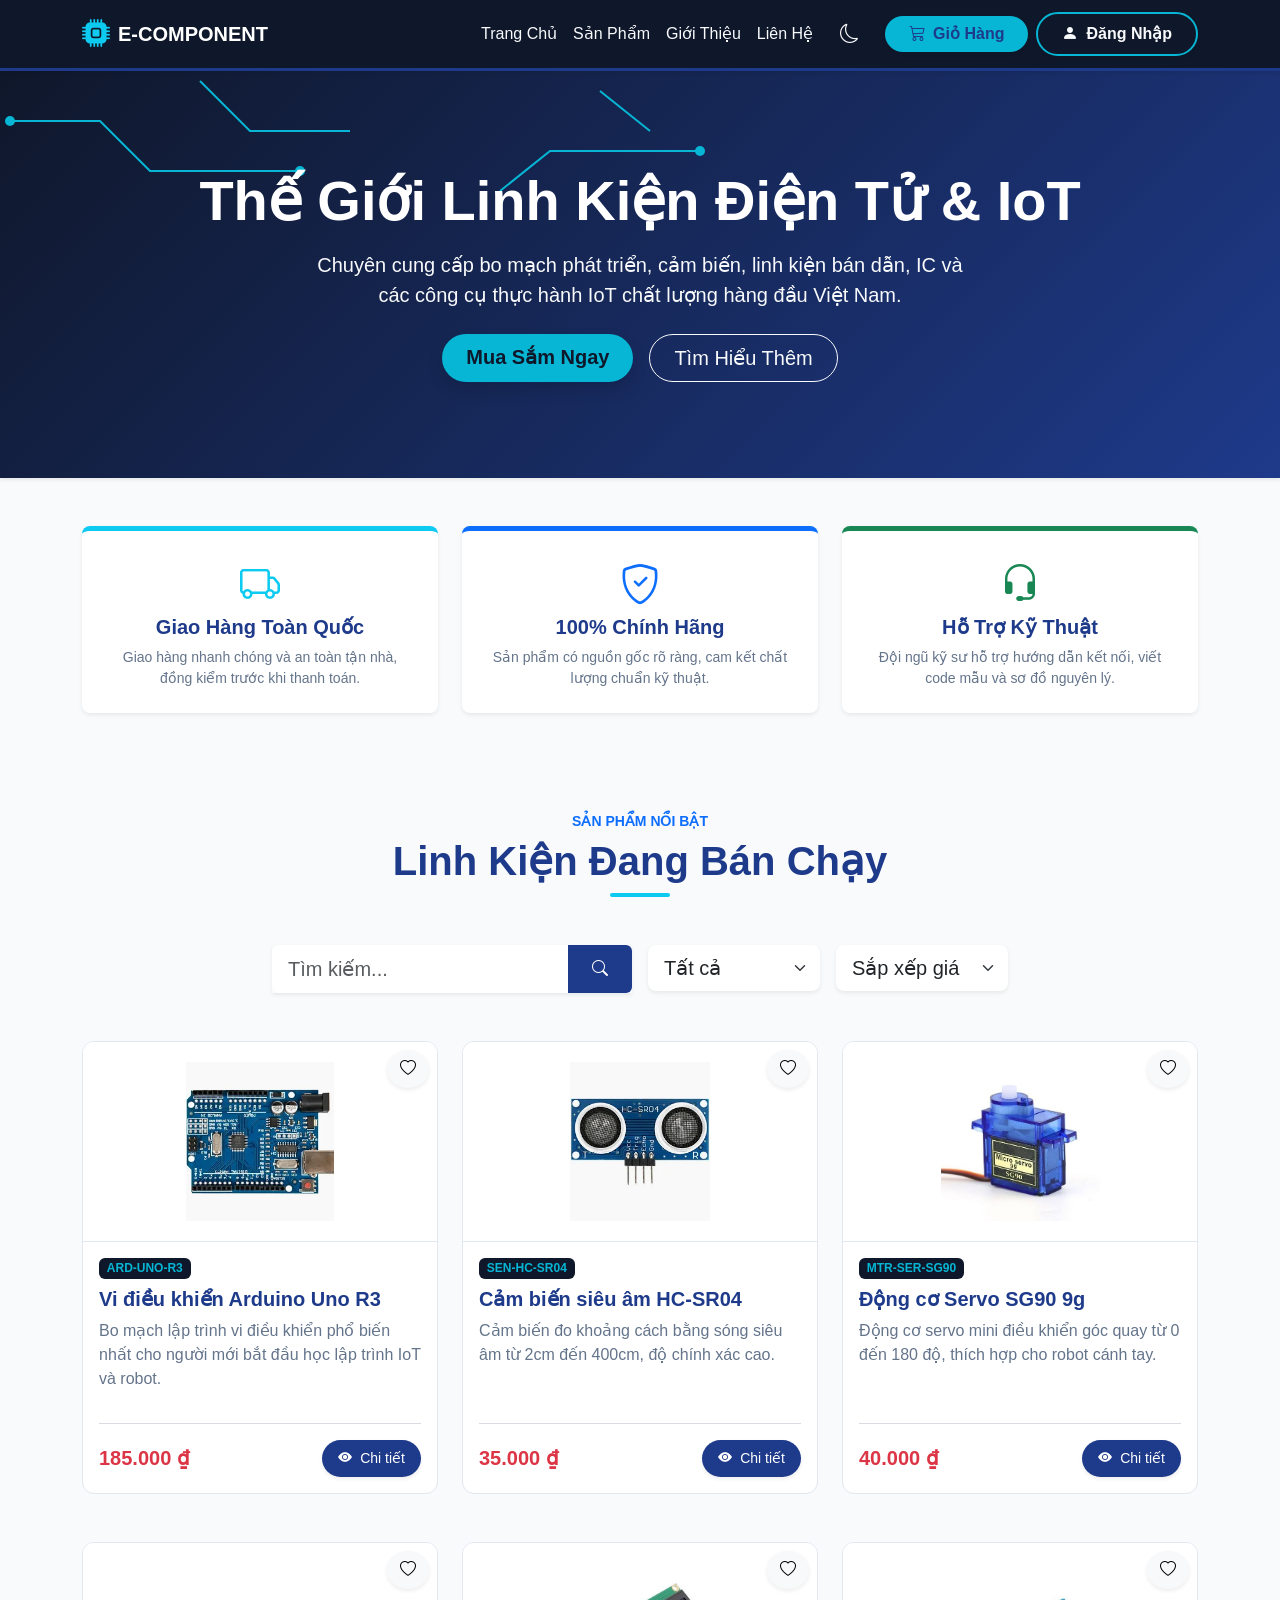
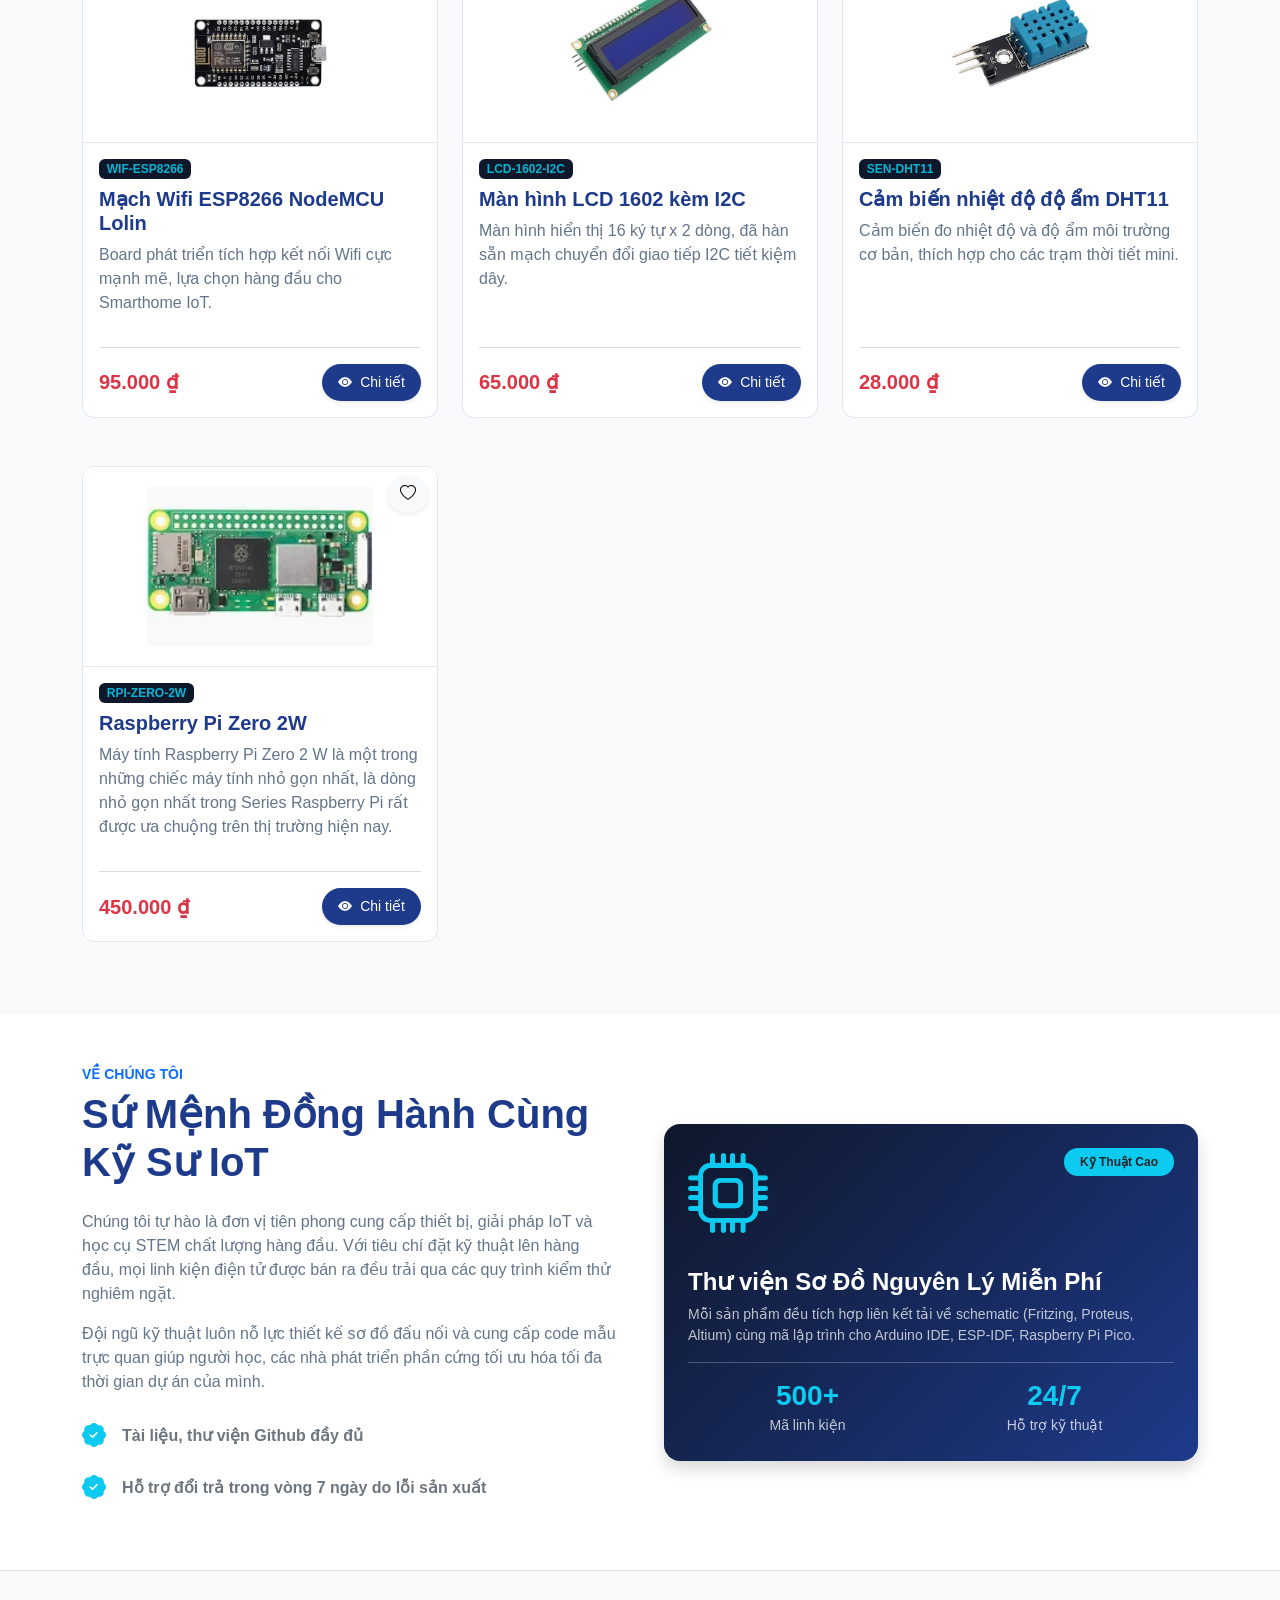
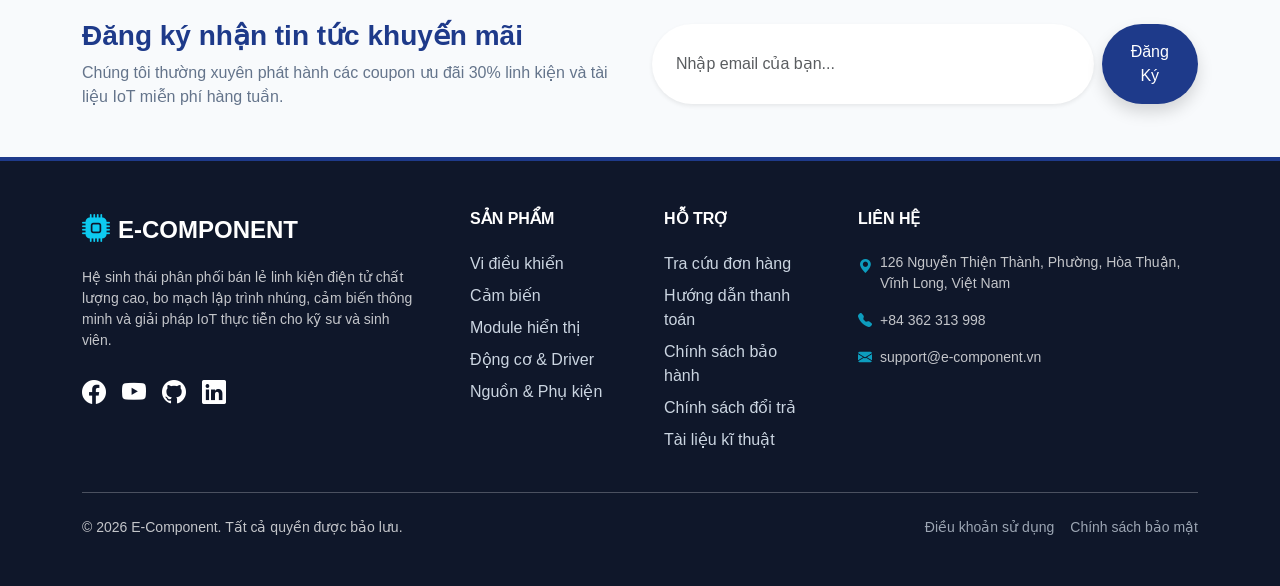
<file: index.html>
<!DOCTYPE html>
<html lang="vi">
<head>
    <meta charset="UTF-8">
    <meta name="viewport" content="width=device-width, initial-scale=1.0">
    <title>E-Component - Cửa Hàng Linh Kiện Điện Tử Uy Tín</title>
    <script>
        (function() {
            const savedTheme = localStorage.getItem('theme') || 'light';
            document.documentElement.setAttribute('data-theme', savedTheme);
        })();
    </script>
    <link rel="icon" href="https://cdn.jsdelivr.net/npm/bootstrap-icons@1.10.5/icons/cpu.svg" type="image/svg+xml">
    <link href="https://cdn.jsdelivr.net/npm/bootstrap@5.3.0/dist/css/bootstrap.min.css" rel="stylesheet">
    <link href="https://cdn.jsdelivr.net/npm/bootstrap-icons@1.10.5/font/bootstrap-icons.css" rel="stylesheet">
    <link rel="stylesheet" href="css/style.css">
</head>
<body>

    <nav class="navbar navbar-expand-lg navbar-dark sticky-top shadow-sm">
        <div class="container">
            <a class="navbar-brand d-flex align-items-center" href="index.html">
                <i class="bi bi-cpu-fill text-info fs-3 me-2 animate-cpu"></i>
                <span class="fw-bold tracking-wide text-uppercase text-white">E-Component</span>
            </a>
            <button class="navbar-toggler" type="button" data-bs-toggle="collapse" data-bs-target="#navbarNav" aria-controls="navbarNav" aria-expanded="false" aria-label="Toggle navigation">
                <span class="navbar-toggler-icon"></span>
            </button>
            <div class="collapse navbar-collapse" id="navbarNav">
                <ul class="navbar-nav ms-auto mb-2 mb-lg-0 align-items-center">
                    <li class="nav-item">
                        <a class="nav-link active" href="index.html">Trang Chủ</a>
                    </li>
                    <li class="nav-item">
                        <a class="nav-link" href="#products-section">Sản Phẩm</a>
                    </li>
                    <li class="nav-item">
                        <a class="nav-link" href="#about-section">Giới Thiệu</a>
                    </li>
                    <li class="nav-item">
                        <a class="nav-link" href="#contact-section">Liên Hệ</a>
                    </li>
                    <li class="nav-item">
                        <button id="theme-toggle" class="btn btn-outline-light rounded-circle p-2 ms-2" onclick="toggleTheme()">
                            <i class="bi bi-moon"></i>
                        </button>
                    </li>
                    <li class="nav-item ms-lg-3">
                        <a href="html/cart.html" class="btn btn-accent rounded-pill px-4 shadow-sm text-dark-blue d-flex align-items-center">
                            <i class="bi bi-cart3 me-2"></i> Giỏ Hàng
                        </a>
                    </li>
                    <li class="nav-item ms-lg-2" id="nav-auth-btn">
                        <!-- Dynamic Login/User Button populated by app.js -->
                    </li>
                </ul>
            </div>
        </div>
    </nav>

    <section class="py-5 bg-dark text-white text-center position-relative overflow-hidden shadow-sm bg-gradient-tech">
        <div class="position-absolute top-0 start-0 w-100 h-100 opacity-10" style="pointer-events: none;">
            <svg width="100%" height="100%" xmlns="http://www.w3.org/2000/svg">
                <path d="M10 50 L100 50 L150 100 L300 100 M200 10 L250 60 L350 60" stroke="#06b6d4" stroke-width="2" fill="none"/>
                <path d="M500 120 L550 80 L700 80 M600 20 L650 60" stroke="#06b6d4" stroke-width="2" fill="none"/>
                <circle cx="10" cy="50" r="5" fill="#06b6d4"/>
                <circle cx="300" cy="100" r="5" fill="#06b6d4"/>
                <circle cx="700" cy="80" r="5" fill="#06b6d4"/>
            </svg>
        </div>
        <div class="container py-5 position-relative z-1 animate-fade-in">
            <h1 class="display-4 fw-bold text-white mb-3">Thế Giới Linh Kiện Điện Tử & IoT</h1>
            <p class="lead text-light mb-4 mx-auto" style="max-width: 650px;">Chuyên cung cấp bo mạch phát triển, cảm biến, linh kiện bán dẫn, IC và các công cụ thực hành IoT chất lượng hàng đầu Việt Nam.</p>
            <div class="d-flex justify-content-center gap-3">
                <a href="#products-section" class="btn btn-accent btn-lg rounded-pill px-4 shadow">Mua Sắm Ngay</a>
                <a href="#about-section" class="btn btn-outline-light btn-lg rounded-pill px-4">Tìm Hiểu Thêm</a>
            </div>
        </div>
    </section>

    <div class="container my-5">
        <div class="row g-4 text-center">
            <div class="col-md-4">
                <div class="p-4 bg-white rounded-3 shadow-sm h-100 border-top border-5 border-info">
                    <i class="bi bi-truck text-info fs-1 mb-3"></i>
                    <h5 class="fw-bold text-dark-blue">Giao Hàng Toàn Quốc</h5>
                    <p class="text-muted mb-0 small">Giao hàng nhanh chóng và an toàn tận nhà, đồng kiểm trước khi thanh toán.</p>
                </div>
            </div>
            <div class="col-md-4">
                <div class="p-4 bg-white rounded-3 shadow-sm h-100 border-top border-5 border-primary">
                    <i class="bi bi-shield-check text-primary fs-1 mb-3"></i>
                    <h5 class="fw-bold text-dark-blue">100% Chính Hãng</h5>
                    <p class="text-muted mb-0 small">Sản phẩm có nguồn gốc rõ ràng, cam kết chất lượng chuẩn kỹ thuật.</p>
                </div>
            </div>
            <div class="col-md-4">
                <div class="p-4 bg-white rounded-3 shadow-sm h-100 border-top border-5 border-success">
                    <i class="bi bi-headset text-success fs-1 mb-3"></i>
                    <h5 class="fw-bold text-dark-blue">Hỗ Trợ Kỹ Thuật</h5>
                    <p class="text-muted mb-0 small">Đội ngũ kỹ sư hỗ trợ hướng dẫn kết nối, viết code mẫu và sơ đồ nguyên lý.</p>
                </div>
            </div>
        </div>
    </div>

    <section id="products-section" class="py-5 bg-light">
        <div class="container">
            <div class="text-center mb-5">
                <span class="text-uppercase tracking-wider fw-bold text-primary small">Sản Phẩm Nổi Bật</span>
                <h2 class="display-6 fw-bold text-dark-blue mt-1">Linh Kiện Đang Bán Chạy</h2>
                <div class="mx-auto bg-info rounded" style="width: 60px; height: 4px;"></div>
            </div>
            
            <div class="row justify-content-center mb-5">
                <div class="col-md-8">
                    <div class="row g-3">
                        <div class="col-md-6">
                            <div class="input-group shadow-sm">
                                <input type="text" id="searchInput" class="form-control form-control-lg border-0" placeholder="Tìm kiếm...">
                                <button class="btn btn-dark-blue px-4" type="button"><i class="bi bi-search"></i></button>
                            </div>
                        </div>
                        <div class="col-md-3">
                            <select id="filterCategory" class="form-select form-select-lg border-0 shadow-sm" onchange="hienThiSanPham()">
                                <option>Tất cả</option>
                                <option>Cảm biến</option>
                                <option>Vi điều khiển</option>
                                <option>Động cơ & Driver</option>
                                <option>Hiển thị</option>
                                <option>Máy tính nhúng</option>
                            </select>
                        </div>
                        <div class="col-md-3">
                            <select id="sortPrice" class="form-select form-select-lg border-0 shadow-sm" onchange="hienThiSanPham()">
                                <option value="mặc định">Sắp xếp giá</option>
                                <option value="giá thấp-cao">Giá thấp-cao</option>
                                <option value="giá cao-thấp">Giá cao-thấp</option>
                            </select>
                        </div>
                    </div>
                </div>
            </div>
            
            <div id="product-container" class="row g-4">
                <div class="col-12 text-center py-5">
                    <div class="spinner-border text-primary" role="status">
                        <span class="visually-hidden">Đang tải sản phẩm...</span>
                    </div>
                </div>
            </div>
        </div>
    </section>

    <section id="about-section" class="py-5 bg-white">
        <div class="container">
            <div class="row align-items-center g-5">
                <div class="col-lg-6">
                    <span class="text-uppercase tracking-wider fw-bold text-primary small">Về Chúng Tôi</span>
                    <h2 class="display-6 fw-bold text-dark-blue mt-1 mb-4">Sứ Mệnh Đồng Hành Cùng Kỹ Sư IoT</h2>
                    <p class="text-muted">Chúng tôi tự hào là đơn vị tiên phong cung cấp thiết bị, giải pháp IoT và học cụ STEM chất lượng hàng đầu. Với tiêu chí đặt kỹ thuật lên hàng đầu, mọi linh kiện điện tử được bán ra đều trải qua các quy trình kiểm thử nghiêm ngặt.</p>
                    <p class="text-muted">Đội ngũ kỹ thuật luôn nỗ lực thiết kế sơ đồ đấu nối và cung cấp code mẫu trực quan giúp người học, các nhà phát triển phần cứng tối ưu hóa tối đa thời gian dự án của mình.</p>
                    <div class="mt-4">
                        <div class="d-flex align-items-center mb-3">
                            <i class="bi bi-patch-check-fill text-info fs-4 me-3"></i>
                            <span class="fw-semibold text-secondary">Tài liệu, thư viện Github đầy đủ</span>
                        </div>
                        <div class="d-flex align-items-center mb-3">
                            <i class="bi bi-patch-check-fill text-info fs-4 me-3"></i>
                            <span class="fw-semibold text-secondary">Hỗ trợ đổi trả trong vòng 7 ngày do lỗi sản xuất</span>
                        </div>
                    </div>
                </div>
                <div class="col-lg-6">
                    <div class="p-4 rounded-4 shadow bg-gradient-tech">
                        <div class="d-flex justify-content-between mb-4">
                            <i class="bi bi-cpu text-info display-1"></i>
                            <span class="badge bg-info text-dark align-self-start py-2 px-3 fw-bold rounded-pill">Kỹ Thuật Cao</span>
                        </div>
                        <h4 class="text-white fw-bold">Thư viện Sơ Đồ Nguyên Lý Miễn Phí</h4>
                        <p class="text-light opacity-75 small">Mỗi sản phẩm đều tích hợp liên kết tải về schematic (Fritzing, Proteus, Altium) cùng mã lập trình cho Arduino IDE, ESP-IDF, Raspberry Pi Pico.</p>
                        <hr class="text-light opacity-25">
                        <div class="row text-center text-white g-2">
                            <div class="col-6">
                                <h3 class="fw-bold text-info mb-0">500+</h3>
                                <span class="small opacity-75 text-xs">Mã linh kiện</span>
                            </div>
                            <div class="col-6">
                                <h3 class="fw-bold text-info mb-0">24/7</h3>
                                <span class="small opacity-75 text-xs">Hỗ trợ kỹ thuật</span>
                            </div>
                        </div>
                    </div>
                </div>
            </div>
        </div>
    </section>

    <section id="contact-section" class="py-5 bg-light border-top">
        <div class="container">
            <div class="row g-4 align-items-center">
                <div class="col-md-6">
                    <h3 class="fw-bold text-dark-blue">Đăng ký nhận tin tức khuyến mãi</h3>
                    <p class="text-muted mb-0">Chúng tôi thường xuyên phát hành các coupon ưu đãi 30% linh kiện và tài liệu IoT miễn phí hàng tuần.</p>
                </div>
                <div class="col-md-6">
                    <form class="d-flex gap-2">
                        <input type="email" class="form-control rounded-pill px-4 py-3 border-0 shadow-sm" placeholder="Nhập email của bạn..." required>
                        <button class="btn btn-dark-blue rounded-pill px-4 py-3 shadow" type="submit">Đăng Ký</button>
                    </form>
                </div>
            </div>
        </div>
    </section>

    <footer class="py-5 text-white">
        <div class="container">
            <div class="row g-5">
                <div class="col-lg-4 col-md-12">
                    <a class="d-flex align-items-center mb-3 text-white text-decoration-none" href="index.html">
                        <i class="bi bi-cpu-fill text-info fs-3 me-2"></i>
                        <span class="fw-bold text-uppercase fs-4">E-Component</span>
                    </a>
                    <p class="small opacity-75">Hệ sinh thái phân phối bán lẻ linh kiện điện tử chất lượng cao, bo mạch lập trình nhúng, cảm biến thông minh và giải pháp IoT thực tiễn cho kỹ sư và sinh viên.</p>
                    <div class="d-flex gap-3 mt-4">
                        <a href="https://www.facebook.com/A1pple/" class="fs-4 text-white" target="_blank"><i class="bi bi-facebook"></i></a>
                        <a href="#" class="fs-4 text-white"><i class="bi bi-youtube" target="_blank"></i></a>
                        <a href="https://github.com/NguyenDat1101" class="fs-4 text-white" target="_blank"><i class="bi bi-github"></i></a>
                        <a href="https://www.linkedin.com/in/dat-nguyen-094754420/" class="fs-4 text-white" target="_blank"><i class="bi bi-linkedin"></i></a>
                    </div>
                </div>
                <div class="col-lg-2 col-md-4 col-6">
                    <h6 class="text-uppercase fw-bold text-white mb-4">Sản Phẩm</h6>
                    <ul class="list-unstyled">
                        <li class="mb-2"><a href="#">Vi điều khiển</a></li>
                        <li class="mb-2"><a href="#">Cảm biến</a></li>
                        <li class="mb-2"><a href="#">Module hiển thị</a></li>
                        <li class="mb-2"><a href="#">Động cơ & Driver</a></li>
                        <li class="mb-2"><a href="#">Nguồn & Phụ kiện</a></li>
                    </ul>
                </div>
                <div class="col-lg-2 col-md-4 col-6">
                    <h6 class="text-uppercase fw-bold text-white mb-4">Hỗ Trợ</h6>
                    <ul class="list-unstyled">
                        <li class="mb-2"><a href="#">Tra cứu đơn hàng</a></li>
                        <li class="mb-2"><a href="#">Hướng dẫn thanh toán</a></li>
                        <li class="mb-2"><a href="#">Chính sách bảo hành</a></li>
                        <li class="mb-2"><a href="#">Chính sách đổi trả</a></li>
                        <li class="mb-2"><a href="#">Tài liệu kĩ thuật</a></li>
                    </ul>
                </div>
                <div class="col-lg-4 col-md-4 col-12">
                    <h6 class="text-uppercase fw-bold text-white mb-4">Liên Hệ</h6>
                    <ul class="list-unstyled opacity-75 small">
                        <li class="mb-3 d-flex align-items-start">
                            <i class="bi bi-geo-alt-fill text-info me-2 mt-1"></i>
                            <span>126 Nguyễn Thiện Thành, Phường, Hòa Thuận, Vĩnh Long, Việt Nam</span>
                        </li>
                        <li class="mb-3 d-flex align-items-center">
                            <i class="bi bi-telephone-fill text-info me-2"></i>
                            <span>+84 362 313 998</span>
                        </li>
                        <li class="mb-3 d-flex align-items-center">
                            <i class="bi bi-envelope-fill text-info me-2"></i>
                            <span>support@e-component.vn</span>
                        </li>
                    </ul>
                </div>
            </div>
            <hr class="my-4 opacity-10">
            <div class="d-flex flex-column flex-sm-row justify-content-between align-items-center small opacity-75">
                <p class="mb-0">&copy; 2026 E-Component. Tất cả quyền được bảo lưu.</p>
                <div class="d-flex gap-3">
                    <a href="#">Điều khoản sử dụng</a>
                    <a href="#">Chính sách bảo mật</a>
                </div>
            </div>
        </div>
    </footer>

    <script src="https://cdn.jsdelivr.net/npm/bootstrap@5.3.0/dist/js/bootstrap.bundle.min.js"></script>
    <script src="js/app.js"></script>
</body>
</html>
</file>
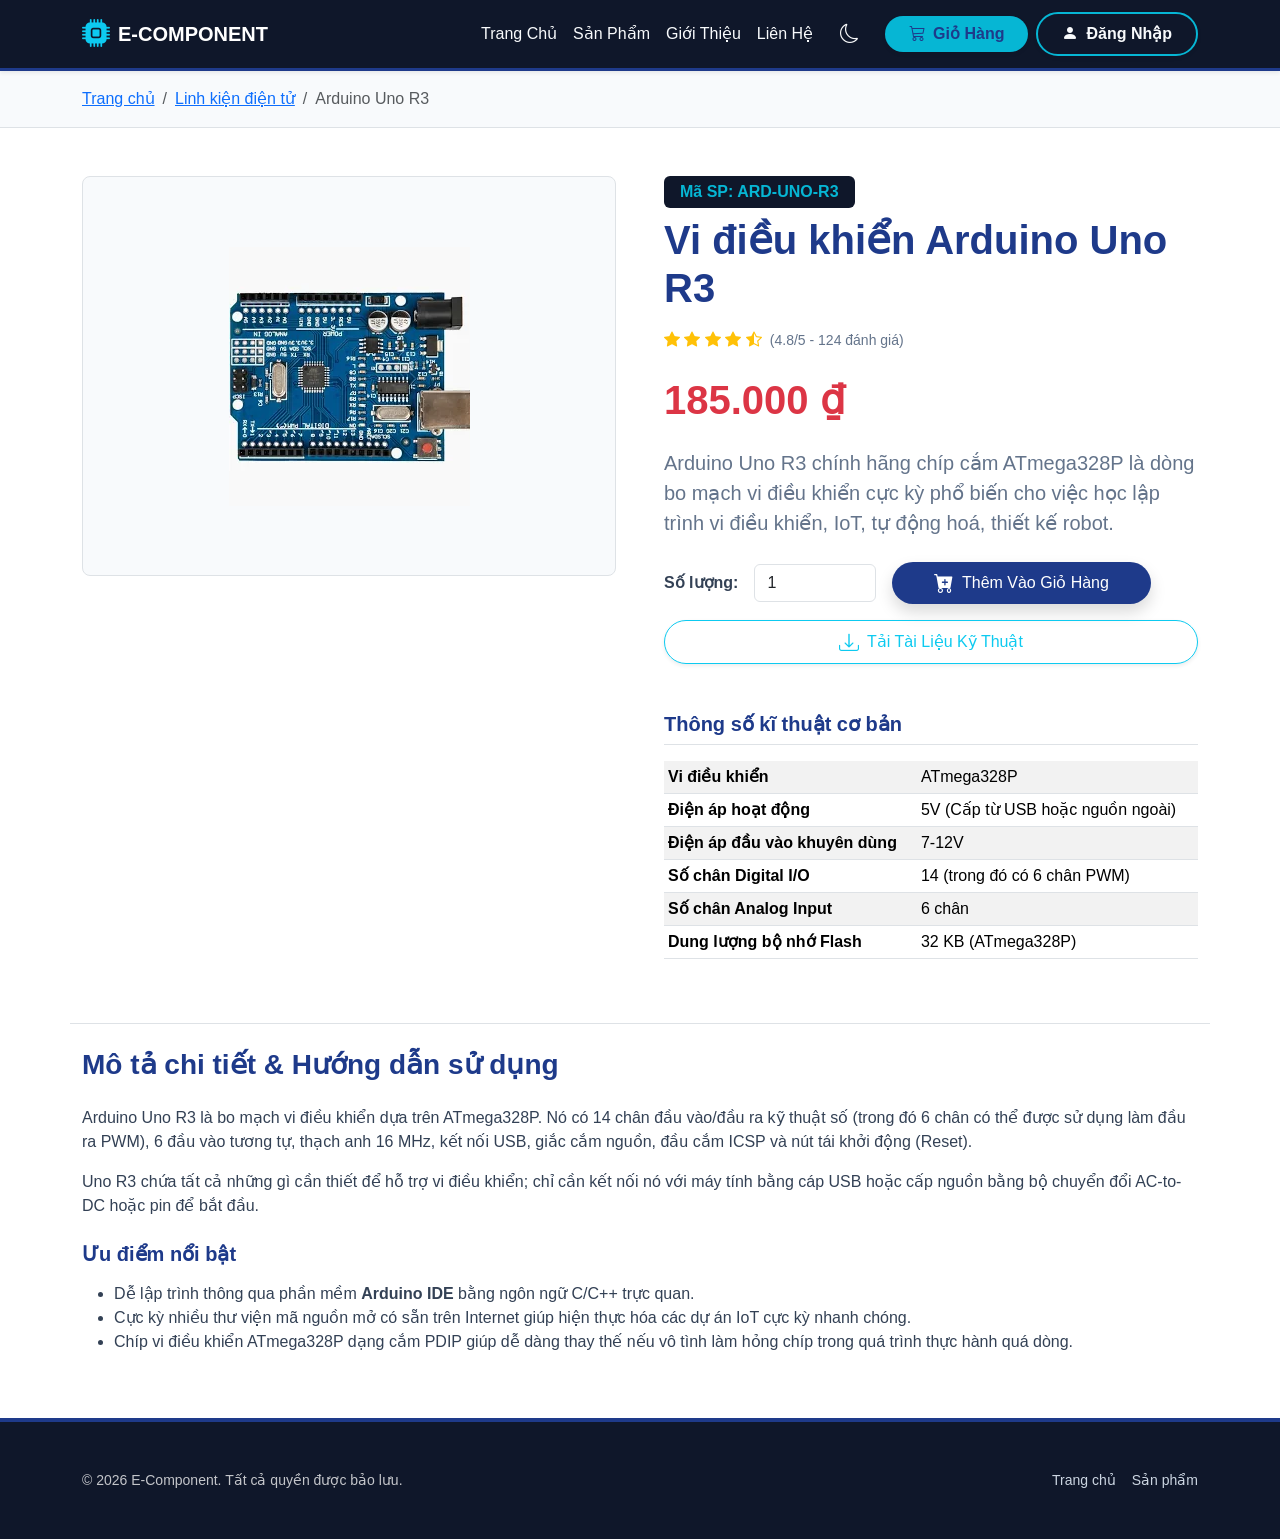
<file: html/arduino-uno-r3.html>
﻿<!DOCTYPE html>
<html lang="vi">
<head>
    <link rel="icon" href="https://cdn.jsdelivr.net/npm/bootstrap-icons@1.10.5/icons/cpu.svg" type="image/svg+xml">
    <meta charset="UTF-8">
    <meta name="viewport" content="width=device-width, initial-scale=1.0">
    <title>Vi điều khiển Arduino Uno R3 - Chi Tiết Sản Phẩm</title>
    <link href="https://cdn.jsdelivr.net/npm/bootstrap@5.3.0/dist/css/bootstrap.min.css" rel="stylesheet">
    <link href="https://cdn.jsdelivr.net/npm/bootstrap-icons@1.10.5/font/bootstrap-icons.css" rel="stylesheet">
    <link rel="stylesheet" href="../css/style.css">
</head>
<body>

    <nav class="navbar navbar-expand-lg navbar-dark sticky-top shadow-sm">
        <div class="container">
            <a class="navbar-brand d-flex align-items-center" href="../index.html">
                <i class="bi bi-cpu-fill text-info fs-3 me-2"></i>
                <span class="fw-bold tracking-wide text-uppercase text-white">E-Component</span>
            </a>
            <button class="navbar-toggler" type="button" data-bs-toggle="collapse" data-bs-target="#navbarNav" aria-controls="navbarNav" aria-expanded="false" aria-label="Toggle navigation">
                <span class="navbar-toggler-icon"></span>
            </button>
            <div class="collapse navbar-collapse" id="navbarNav">
                <ul class="navbar-nav ms-auto mb-2 mb-lg-0 align-items-center">
                    <li class="nav-item">
                        <a class="nav-link" href="../index.html">Trang Chủ</a>
                    </li>
                    <li class="nav-item">
                        <a class="nav-link active" href="../index.html#products-section">Sản Phẩm</a>
                    </li>
                    <li class="nav-item">
                        <a class="nav-link" href="../index.html#about-section">Giới Thiệu</a>
                    </li>
                    <li class="nav-item">
                        <a class="nav-link" href="../index.html#contact-section">Liên Hệ</a>
                    </li>
                    <li class="nav-item">
                        <button id="theme-toggle" class="btn btn-outline-light rounded-circle p-0 ms-2" onclick="toggleTheme()" style="width: 40px; height: 40px;">
                            <i class="bi bi-moon"></i>
                        </button>
                    </li>
                    <li class="nav-item ms-lg-3">
                        <a href="cart.html" class="btn btn-accent rounded-pill px-4 shadow-sm text-dark-blue d-flex align-items-center">
                            <i class="bi bi-cart3 me-2"></i> Giỏ Hàng
                        </a>
                    </li>
                    <li class="nav-item ms-lg-2" id="nav-auth-btn">
                        <!-- Dynamic Login/User Button populated by app.js -->
                    </li>
                </ul>
            </div>
        </div>
    </nav>

    <div class="bg-light py-3 border-bottom">
        <div class="container">
            <nav aria-label="breadcrumb">
                <ol class="breadcrumb mb-0">
                    <li class="breadcrumb-item"><a href="../index.html">Trang chủ</a></li>
                    <li class="breadcrumb-item"><a href="../index.html#products-section">Linh kiện điện tử</a></li>
                    <li class="breadcrumb-item active" aria-current="page">Arduino Uno R3</li>
                </ol>
            </nav>
        </div>
    </div>

    <section class="py-5 bg-white">
        <div class="container">
            <div class="row g-5">
                <div class="col-md-6">
                    <div class="p-4 bg-light border rounded-3 text-center d-flex justify-content-center align-items-center" style="min-height: 400px;">
                        <img src="../assets/images/arduino.png" alt="Arduino Uno R3" class="img-fluid" style="max-height: 350px;">
                    </div>
                </div>

                <div class="col-md-6">
                    <span class="badge badge-code mb-2 px-3 py-2 fs-6">Mã SP: ARD-UNO-R3</span>
                    <h1 class="display-6 fw-bold text-dark-blue mb-3">Vi điều khiển Arduino Uno R3</h1>
                    
                    <div class="d-flex align-items-center mb-4">
                        <div class="text-warning me-2">
                            <i class="bi bi-star-fill"></i>
                            <i class="bi bi-star-fill"></i>
                            <i class="bi bi-star-fill"></i>
                            <i class="bi bi-star-fill"></i>
                            <i class="bi bi-star-half"></i>
                        </div>
                        <span class="text-muted small">(4.8/5 - 124 đánh giá)</span>
                    </div>

                    <h2 class="text-danger fw-bold display-6 mb-4">185.000 ₫</h2>
                    
                    <p class="text-muted mb-4 lead">Arduino Uno R3 chính hãng chíp cắm ATmega328P là dòng bo mạch vi điều khiển cực kỳ phổ biến cho việc học lập trình vi điều khiển, IoT, tự động hoá, thiết kế robot.</p>

                    <div class="row g-3 mb-5 align-items-center">
                        <div class="col-auto">
                            <label for="quantity" class="form-label fw-bold mb-0">Số lượng:</label>
                        </div>
                        <div class="col-md-3 col-4">
                            <input type="number" id="quantity" class="form-control" value="1" min="1">
                        </div>
                        <div class="col-md-6 col-12">
                            <button class="btn btn-dark-blue w-100 py-2.5 rounded-pill shadow d-flex justify-content-center align-items-center" onclick="themVaoGioHang(this, {ten: 'Vi điều khiển Arduino Uno R3', gia: 185000, hinhAnh: 'assets/images/arduino.png'}, 'quantity')">
                                <i class="bi bi-cart-plus-fill me-2 fs-5"></i> Thêm Vào Giỏ Hàng
                            </button>
                        </div>
                        <div class="col-12 mt-3">
                            <a href="https://www.scribd.com/document/1017307189/Arduino-Uno-R3" class="btn btn-outline-info w-100 py-2.5 rounded-pill shadow-sm d-flex justify-content-center align-items-center" target="_blank" rel="noopener noreferrer">
                                <i class="bi bi-download me-2 fs-5"></i> Tải Tài Liệu Kỹ Thuật
                            </a>
                        </div>
                    </div>

                    <h5 class="fw-bold text-dark-blue border-bottom pb-2 mb-3">Thông số kĩ thuật cơ bản</h5>
                    <table class="table table-sm table-striped">
                        <tbody>
                            <tr>
                                <th scope="row">Vi điều khiển</th>
                                <td>ATmega328P</td>
                            </tr>
                            <tr>
                                <th scope="row">Điện áp hoạt động</th>
                                <td>5V (Cấp từ USB hoặc nguồn ngoài)</td>
                            </tr>
                            <tr>
                                <th scope="row">Điện áp đầu vào khuyên dùng</th>
                                <td>7-12V</td>
                            </tr>
                            <tr>
                                <th scope="row">Số chân Digital I/O</th>
                                <td>14 (trong đó có 6 chân PWM)</td>
                            </tr>
                            <tr>
                                <th scope="row">Số chân Analog Input</th>
                                <td>6 chân</td>
                            </tr>
                            <tr>
                                <th scope="row">Dung lượng bộ nhớ Flash</th>
                                <td>32 KB (ATmega328P)</td>
                            </tr>
                        </tbody>
                    </table>
                </div>
            </div>

            <div class="row mt-5 pt-4 border-top">
                <div class="col-12">
                    <h3 class="fw-bold text-dark-blue mb-4">Mô tả chi tiết & Hướng dẫn sử dụng</h3>
                    <p>Arduino Uno R3 là bo mạch vi điều khiển dựa trên ATmega328P. Nó có 14 chân đầu vào/đầu ra kỹ thuật số (trong đó 6 chân có thể được sử dụng làm đầu ra PWM), 6 đầu vào tương tự, thạch anh 16 MHz, kết nối USB, giắc cắm nguồn, đầu cắm ICSP và nút tái khởi động (Reset).</p>
                    <p>Uno R3 chứa tất cả những gì cần thiết để hỗ trợ vi điều khiển; chỉ cần kết nối nó với máy tính bằng cáp USB hoặc cấp nguồn bằng bộ chuyển đổi AC-to-DC hoặc pin để bắt đầu.</p>
                    
                    <h5 class="fw-bold mt-4 mb-3 text-dark-blue">Ưu điểm nổi bật</h5>
                    <ul>
                        <li>Dễ lập trình thông qua phần mềm <strong>Arduino IDE</strong> bằng ngôn ngữ C/C++ trực quan.</li>
                        <li>Cực kỳ nhiều thư viện mã nguồn mở có sẵn trên Internet giúp hiện thực hóa các dự án IoT cực kỳ nhanh chóng.</li>
                        <li>Chíp vi điều khiển ATmega328P dạng cắm PDIP giúp dễ dàng thay thế nếu vô tình làm hỏng chíp trong quá trình thực hành quá dòng.</li>
                    </ul>
                </div>
            </div>
        </div>
    </section>

    <footer class="py-5 text-white">
        <div class="container text-center text-sm-start">
            <div class="d-flex flex-column flex-sm-row justify-content-between align-items-center">
                <p class="mb-0 small opacity-75">&copy; 2026 E-Component. Tất cả quyền được bảo lưu.</p>
                <div class="d-flex gap-3 mt-3 mt-sm-0 small">
                    <a href="../index.html">Trang chủ</a>
                    <a href="../index.html#products-section">Sản phẩm</a>
                </div>
            </div>
        </div>
    </footer>

    <script src="https://cdn.jsdelivr.net/npm/bootstrap@5.3.0/dist/js/bootstrap.bundle.min.js"></script>
    <script src="../js/app.js"></script>
</body>
</html>
</file>
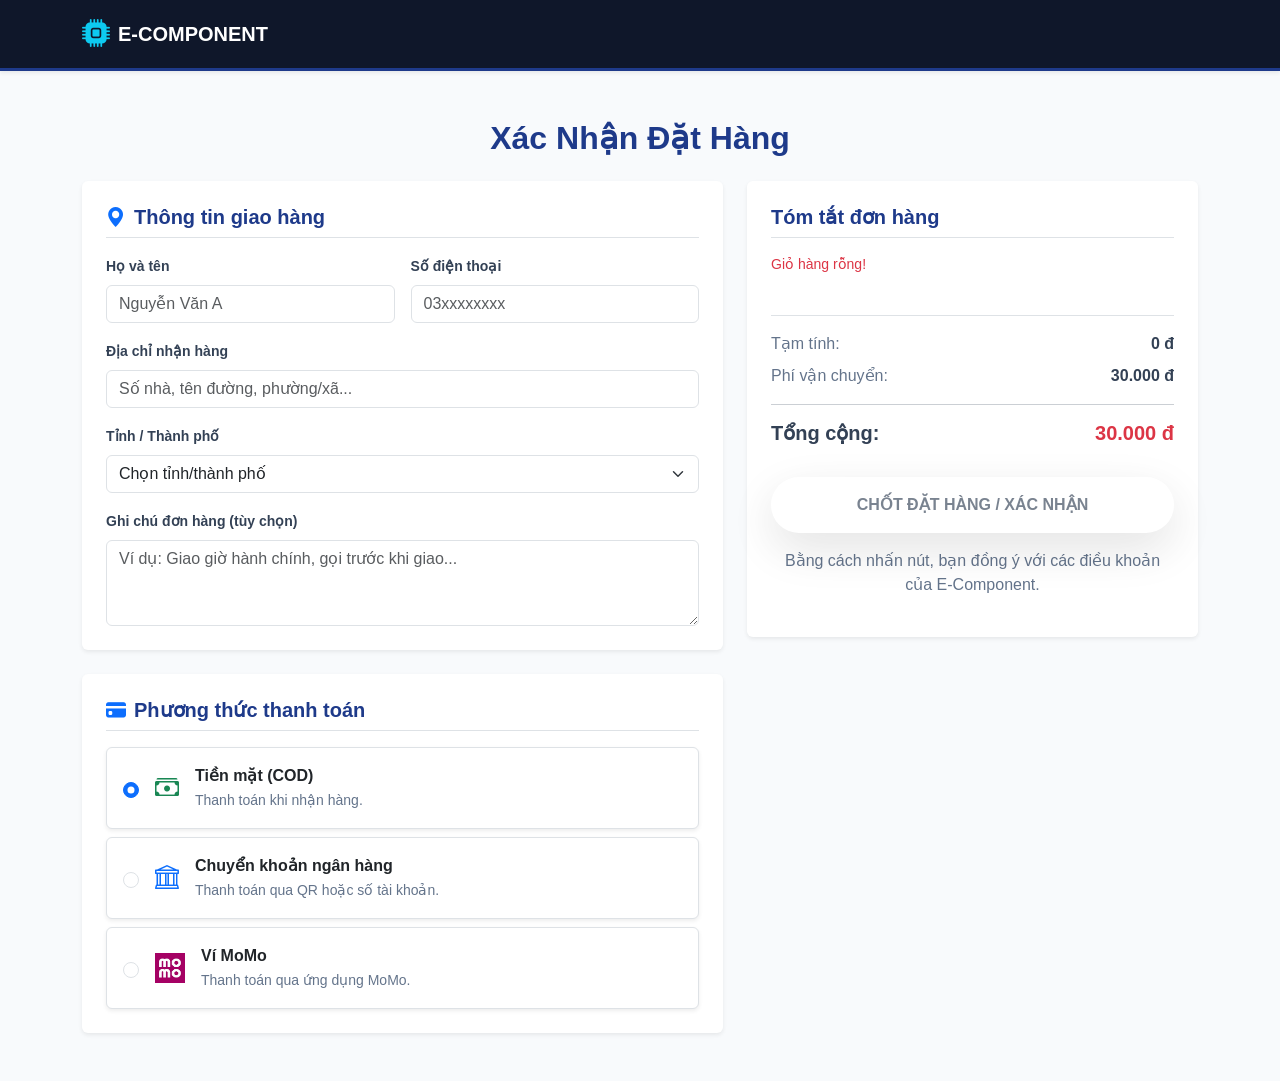
<file: html/checkout.html>
<!DOCTYPE html>
<html lang="vi">
<head>
    <meta charset="UTF-8">
    <meta name="viewport" content="width=device-width, initial-scale=1.0">
    <title>Thanh Toán - E-Component</title>
    <script>
        (function() {
            const savedTheme = localStorage.getItem('theme') || 'light';
            document.documentElement.setAttribute('data-theme', savedTheme);
        })();
    </script>
<link rel="icon" href="https://cdn.jsdelivr.net/npm/bootstrap-icons@1.10.5/icons/cpu.svg" type="image/svg+xml">
    <link href="https://cdn.jsdelivr.net/npm/bootstrap@5.3.0/dist/css/bootstrap.min.css" rel="stylesheet">
    <link href="https://cdn.jsdelivr.net/npm/bootstrap-icons@1.10.5/font/bootstrap-icons.css" rel="stylesheet">
    <link rel="stylesheet" href="../css/style.css">
</head>
<body>

    <nav class="navbar navbar-expand-lg navbar-dark sticky-top shadow-sm">
        <div class="container">
            <a class="navbar-brand d-flex align-items-center" href="../index.html">
                <i class="bi bi-cpu-fill text-info fs-3 me-2"></i>
                <span class="fw-bold tracking-wide text-uppercase text-white">E-Component</span>
            </a>
        </div>
    </nav>

    <div class="container py-5">
        <h2 class="fw-bold text-dark-blue mb-4 text-center">Xác Nhận Đặt Hàng</h2>
        
        <form id="checkout-form">
            <div class="row g-4">
                <!-- Cột trái: Thông tin khách hàng và thanh toán -->
                <div class="col-lg-7">
                    <div class="card shadow-sm border-0 p-4 mb-4">
                        <h5 class="fw-bold text-dark-blue mb-3 border-bottom pb-2">
                            <i class="bi bi-geo-alt-fill me-2 text-primary"></i>Thông tin giao hàng
                        </h5>
                        <div class="row g-3">
                            <div class="col-md-6">
                                <label class="form-label small fw-semibold">Họ và tên</label>
                                <input type="text" class="form-control" placeholder="Nguyễn Văn A" required>
                            </div>
                            <div class="col-md-6">
                                <label class="form-label small fw-semibold">Số điện thoại</label>
                                <input type="tel" class="form-control" placeholder="03xxxxxxxx" required>
                            </div>
                            <div class="col-12">
                                <label class="form-label small fw-semibold">Địa chỉ nhận hàng</label>
                                <input type="text" class="form-control" placeholder="Số nhà, tên đường, phường/xã..." required>
                            </div>
                            <div class="col-12">
                                <label class="form-label small fw-semibold">Tỉnh / Thành phố</label>
                                <select class="form-select" required>
                                    <option value="" selected disabled>Chọn tỉnh/thành phố</option>
                                    <option>Hà Nội</option>
                                    <option>TP. Hồ Chí Minh</option>
                                    <option>Đà Nẵng</option>
                                    <option>Cần Thơ</option>
                                    <option>Vĩnh Long</option>
                                    <!-- Thêm các tỉnh thành khác nếu cần -->
                                </select>
                            </div>
                            <div class="col-12">
                                <label class="form-label small fw-semibold">Ghi chú đơn hàng (tùy chọn)</label>
                                <textarea class="form-control" rows="3" placeholder="Ví dụ: Giao giờ hành chính, gọi trước khi giao..."></textarea>
                            </div>
                        </div>
                    </div>

                    <div class="card shadow-sm border-0 p-4">
                        <h5 class="fw-bold text-dark-blue mb-3 border-bottom pb-2">
                            <i class="bi bi-credit-card-fill me-2 text-primary"></i>Phương thức thanh toán
                        </h5>
                        <div class="list-group border-0">
                            <label class="list-group-item d-flex align-items-center p-3 mb-2 rounded border shadow-sm cursor-pointer">
                                <input class="form-check-input me-3" type="radio" name="paymentMethod" value="cash" checked>
                                <i class="bi bi-cash-stack fs-4 text-success me-3"></i>
                                <div>
                                    <span class="d-block fw-bold">Tiền mặt (COD)</span>
                                    <small class="text-muted">Thanh toán khi nhận hàng.</small>
                                </div>
                            </label>
                            <label class="list-group-item d-flex align-items-center p-3 mb-2 rounded border shadow-sm cursor-pointer">
                                <input class="form-check-input me-3" type="radio" name="paymentMethod" value="transfer">
                                <i class="bi bi-bank fs-4 text-primary me-3"></i>
                                <div>
                                    <span class="d-block fw-bold">Chuyển khoản ngân hàng</span>
                                    <small class="text-muted">Thanh toán qua QR hoặc số tài khoản.</small>
                                </div>
                            </label>
                            <label class="list-group-item d-flex align-items-center p-3 rounded border shadow-sm cursor-pointer">
                                <input class="form-check-input me-3" type="radio" name="paymentMethod" value="momo">
                                <img src="../assets/images/momo.jpg" alt="MoMo" style="width: 30px; height: 30px;" class="me-3">
                                <div>
                                    <span class="d-block fw-bold">Ví MoMo</span>
                                    <small class="text-muted">Thanh toán qua ứng dụng MoMo.</small>
                                </div>
                            </label>
                        </div>
                    </div>
                </div>

                <!-- Cột phải: Tóm tắt đơn hàng -->
                <div class="col-lg-5">
                    <div class="card shadow-sm border-0 p-4 sticky-top" style="top: 100px;">
                        <h5 class="fw-bold text-dark-blue mb-3 border-bottom pb-2">Tóm tắt đơn hàng</h5>
                        <div id="order-summary-list" class="mb-4">
                            <!-- Danh sách sản phẩm sẽ được render bởi JS -->
                            <p class="text-muted small">Đang tải danh sách sản phẩm...</p>
                        </div>
                        
                        <div class="border-top pt-3">
                            <div class="d-flex justify-content-between mb-2">
                                <span class="text-muted">Tạm tính:</span>
                                <span id="summary-subtotal" class="fw-bold">0 đ</span>
                            </div>
                            <div class="d-flex justify-content-between mb-2">
                                <span class="text-muted">Phí vận chuyển:</span>
                                <span id="summary-shipping" class="fw-bold">30.000 đ</span>
                            </div>
                            <hr>
                            <div class="d-flex justify-content-between mb-4">
                                <h5 class="fw-bold">Tổng cộng:</h5>
                                <h5 id="summary-total" class="fw-bold text-danger">30.000 đ</h5>
                            </div>
                        </div>

                        <button type="submit" class="btn btn-accent w-100 py-3 rounded-pill fw-bold shadow-lg">
                            CHỐT ĐẶT HÀNG / XÁC NHẬN
                        </button>
                        <p class="text-center text-muted mt-3 x-small">
                            Bằng cách nhấn nút, bạn đồng ý với các điều khoản của E-Component.
                        </p>
                    </div>
                </div>
            </div>
        </form>
    </div>

    <!-- Toast Container -->
    <div class="toast-container position-fixed bottom-0 end-0 p-3" style="z-index: 1060;">
        <div id="checkoutToast" class="toast align-items-center text-white border-0 bg-success" role="alert" aria-live="assertive" aria-atomic="true">
            <div class="d-flex">
                <div class="toast-body d-flex align-items-center">
                    <i class="bi bi-check-circle-fill fs-5 me-2"></i>
                    <span id="toastMessage">Đặt hàng thành công! Cảm ơn bạn đã tin tưởng E-Component.</span>
                </div>
                <button type="button" class="btn-close btn-close-white me-2 m-auto" data-bs-dismiss="toast" aria-label="Close"></button>
            </div>
        </div>
    </div>

    <script src="https://cdn.jsdelivr.net/npm/bootstrap@5.3.0/dist/js/bootstrap.bundle.min.js"></script>
    <script>
        document.addEventListener("DOMContentLoaded", () => {
            const cart = JSON.parse(localStorage.getItem('cart') || '[]');
            const summaryList = document.getElementById('order-summary-list');
            const subtotalEl = document.getElementById('summary-subtotal');
            const totalEl = document.getElementById('summary-total');
            
            if (cart.length === 0) {
                summaryList.innerHTML = '<p class="text-danger small">Giỏ hàng rỗng!</p>';
                document.querySelector('button[type="submit"]').disabled = true;
                return;
            }

            let subtotal = 0;
            let html = '<ul class="list-unstyled">';
            
            cart.forEach(item => {
                const itemTotal = item.gia * item.soLuong;
                subtotal += itemTotal;
                
                const giaDinhDang = new Intl.NumberFormat('vi-VN', { style: 'currency', currency: 'VND' }).format(item.gia);
                
                html += `
                    <li class="d-flex justify-content-between align-items-start mb-3 border-bottom pb-2">
                        <div class="me-2" style="max-width: 70%;">
                            <span class="d-block fw-semibold small">${item.ten}</span>
                            <small class="text-muted">${giaDinhDang} x ${item.soLuong}</small>
                        </div>
                        <span class="fw-bold small">${new Intl.NumberFormat('vi-VN', { style: 'currency', currency: 'VND' }).format(itemTotal)}</span>
                    </li>
                `;
            });
            
            html += '</ul>';
            summaryList.innerHTML = html;
            
            const shipping = 30000;
            const total = subtotal + shipping;
            
            subtotalEl.innerText = new Intl.NumberFormat('vi-VN', { style: 'currency', currency: 'VND' }).format(subtotal);
            totalEl.innerText = new Intl.NumberFormat('vi-VN', { style: 'currency', currency: 'VND' }).format(total);
        });

        document.getElementById('checkout-form').addEventListener('submit', function(e) {
            e.preventDefault();
            
            const toastEl = document.getElementById('checkoutToast');
            const toast = new bootstrap.Toast(toastEl);
            toast.show();
            
            // Xóa giỏ hàng sau khi đặt thành công (trong bản demo)
            localStorage.removeItem('cart');
            
            setTimeout(() => {
                window.location.href = '../index.html';
            }, 3000);
        });
    </script>
</body>
</html>
</file>
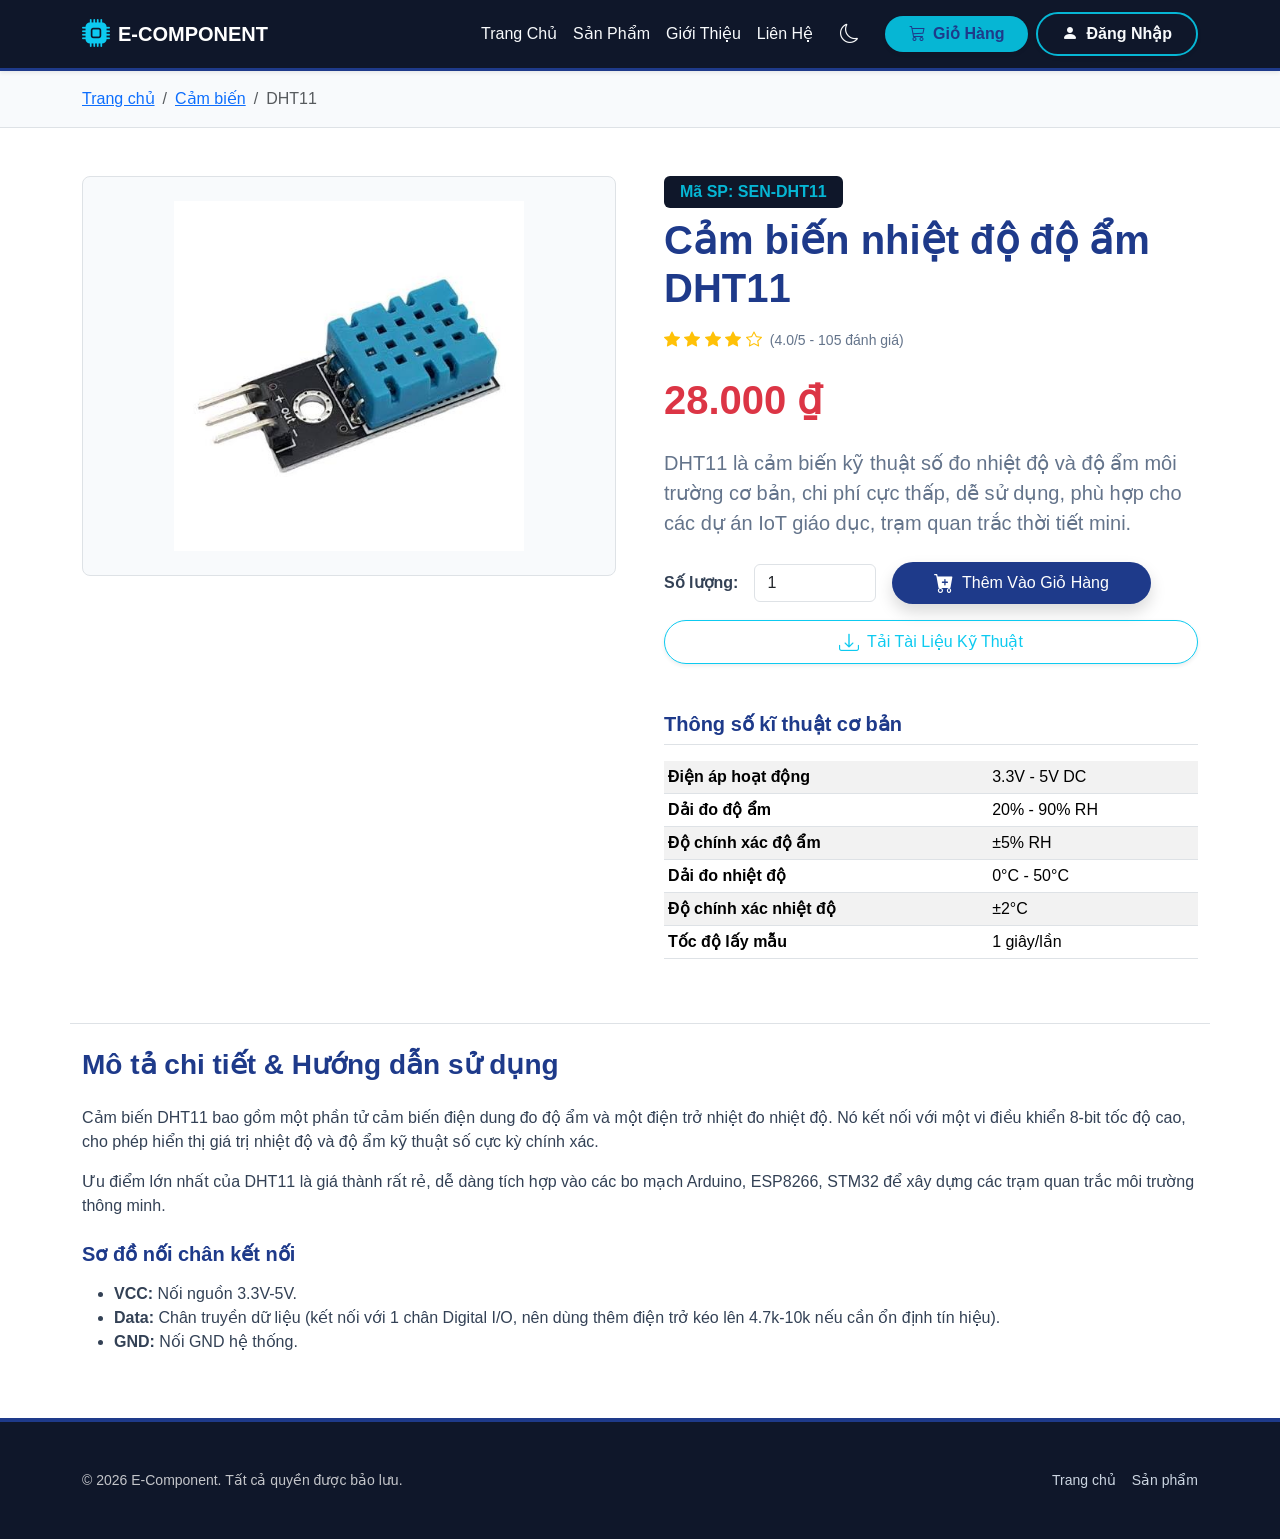
<file: html/dht11.html>
﻿<!DOCTYPE html>
<html lang="vi">
<head>
    <link rel="icon" href="https://cdn.jsdelivr.net/npm/bootstrap-icons@1.10.5/icons/cpu.svg" type="image/svg+xml">
    <meta charset="UTF-8">
    <meta name="viewport" content="width=device-width, initial-scale=1.0">
    <title>Cảm biến nhiệt độ độ ẩm DHT11 - Chi Tiết Sản Phẩm</title>
    <link href="https://cdn.jsdelivr.net/npm/bootstrap@5.3.0/dist/css/bootstrap.min.css" rel="stylesheet">
    <link href="https://cdn.jsdelivr.net/npm/bootstrap-icons@1.10.5/font/bootstrap-icons.css" rel="stylesheet">
    <link rel="stylesheet" href="../css/style.css">
</head>
<body>

    <nav class="navbar navbar-expand-lg navbar-dark sticky-top shadow-sm">
        <div class="container">
            <a class="navbar-brand d-flex align-items-center" href="../index.html">
                <i class="bi bi-cpu-fill text-info fs-3 me-2"></i>
                <span class="fw-bold tracking-wide text-uppercase text-white">E-Component</span>
            </a>
            <button class="navbar-toggler" type="button" data-bs-toggle="collapse" data-bs-target="#navbarNav" aria-controls="navbarNav" aria-expanded="false" aria-label="Toggle navigation">
                <span class="navbar-toggler-icon"></span>
            </button>
            <div class="collapse navbar-collapse" id="navbarNav">
                <ul class="navbar-nav ms-auto mb-2 mb-lg-0 align-items-center">
                    <li class="nav-item">
                        <a class="nav-link" href="../index.html">Trang Chủ</a>
                    </li>
                    <li class="nav-item">
                        <a class="nav-link active" href="../index.html#products-section">Sản Phẩm</a>
                    </li>
                    <li class="nav-item">
                        <a class="nav-link" href="../index.html#about-section">Giới Thiệu</a>
                    </li>
                    <li class="nav-item">
                        <a class="nav-link" href="../index.html#contact-section">Liên Hệ</a>
                    </li>
                    <li class="nav-item">
                        <button id="theme-toggle" class="btn btn-outline-light rounded-circle p-0 ms-2" onclick="toggleTheme()" style="width: 40px; height: 40px;">
                            <i class="bi bi-moon"></i>
                        </button>
                    </li>
                    <li class="nav-item ms-lg-3">
                        <a href="cart.html" class="btn btn-accent rounded-pill px-4 shadow-sm text-dark-blue d-flex align-items-center">
                            <i class="bi bi-cart3 me-2"></i> Giỏ Hàng
                        </a>
                    </li>
                    <li class="nav-item ms-lg-2" id="nav-auth-btn">
                        <!-- Dynamic Login/User Button populated by app.js -->
                    </li>
                </ul>
            </div>
        </div>
    </nav>

    <div class="bg-light py-3 border-bottom">
        <div class="container">
            <nav aria-label="breadcrumb">
                <ol class="breadcrumb mb-0">
                    <li class="breadcrumb-item"><a href="../index.html">Trang chủ</a></li>
                    <li class="breadcrumb-item"><a href="../index.html#products-section">Cảm biến</a></li>
                    <li class="breadcrumb-item active" aria-current="page">DHT11</li>
                </ol>
            </nav>
        </div>
    </div>

    <section class="py-5 bg-white">
        <div class="container">
            <div class="row g-5">
                <div class="col-md-6">
                    <div class="p-4 bg-light border rounded-3 text-center d-flex justify-content-center align-items-center" style="min-height: 400px;">
                        <img src="../assets/images/dht11.png" alt="Cảm biến nhiệt độ độ ẩm DHT11" class="img-fluid" style="max-height: 350px;">
                    </div>
                </div>

                <div class="col-md-6">
                    <span class="badge badge-code mb-2 px-3 py-2 fs-6">Mã SP: SEN-DHT11</span>
                    <h1 class="display-6 fw-bold text-dark-blue mb-3">Cảm biến nhiệt độ độ ẩm DHT11</h1>
                    
                    <div class="d-flex align-items-center mb-4">
                        <div class="text-warning me-2">
                            <i class="bi bi-star-fill"></i>
                            <i class="bi bi-star-fill"></i>
                            <i class="bi bi-star-fill"></i>
                            <i class="bi bi-star-fill"></i>
                            <i class="bi bi-star"></i>
                        </div>
                        <span class="text-muted small">(4.0/5 - 105 đánh giá)</span>
                    </div>

                    <h2 class="text-danger fw-bold display-6 mb-4">28.000 ₫</h2>
                    
                    <p class="text-muted mb-4 lead">DHT11 là cảm biến kỹ thuật số đo nhiệt độ và độ ẩm môi trường cơ bản, chi phí cực thấp, dễ sử dụng, phù hợp cho các dự án IoT giáo dục, trạm quan trắc thời tiết mini.</p>

                    <div class="row g-3 mb-5 align-items-center">
                        <div class="col-auto">
                            <label for="quantity" class="form-label fw-bold mb-0">Số lượng:</label>
                        </div>
                        <div class="col-md-3 col-4">
                            <input type="number" id="quantity" class="form-control" value="1" min="1">
                        </div>
                        <div class="col-md-6 col-12">
                            <button class="btn btn-dark-blue w-100 py-2.5 rounded-pill shadow d-flex justify-content-center align-items-center" onclick="themVaoGioHang(this, {ten: 'Cảm biến nhiệt độ độ ẩm DHT11', gia: 28000, hinhAnh: 'assets/images/dht11.png'}, 'quantity')">
                                <i class="bi bi-cart-plus-fill me-2 fs-5"></i> Thêm Vào Giỏ Hàng
                            </button>
                        </div>
                        <div class="col-12 mt-3">
                            <a href="https://docs.stemvn.vn/vi/latest/EMM/EasyModuleMIX/bai_8/1.html" class="btn btn-outline-info w-100 py-2.5 rounded-pill shadow-sm d-flex justify-content-center align-items-center" target="_blank" rel="noopener noreferrer">
                                <i class="bi bi-download me-2 fs-5"></i> Tải Tài Liệu Kỹ Thuật
                            </a>
                        </div>
                    </div>

                    <h5 class="fw-bold text-dark-blue border-bottom pb-2 mb-3">Thông số kĩ thuật cơ bản</h5>
                    <table class="table table-sm table-striped">
                        <tbody>
                            <tr>
                                <th scope="row">Điện áp hoạt động</th>
                                <td>3.3V - 5V DC</td>
                            </tr>
                            <tr>
                                <th scope="row">Dải đo độ ẩm</th>
                                <td>20% - 90% RH</td>
                            </tr>
                            <tr>
                                <th scope="row">Độ chính xác độ ẩm</th>
                                <td>±5% RH</td>
                            </tr>
                            <tr>
                                <th scope="row">Dải đo nhiệt độ</th>
                                <td>0°C - 50°C</td>
                            </tr>
                            <tr>
                                <th scope="row">Độ chính xác nhiệt độ</th>
                                <td>±2°C</td>
                            </tr>
                            <tr>
                                <th scope="row">Tốc độ lấy mẫu</th>
                                <td>1 giây/lần</td>
                            </tr>
                        </tbody>
                    </table>
                </div>
            </div>

            <div class="row mt-5 pt-4 border-top">
                <div class="col-12">
                    <h3 class="fw-bold text-dark-blue mb-4">Mô tả chi tiết & Hướng dẫn sử dụng</h3>
                    <p>Cảm biến DHT11 bao gồm một phần tử cảm biến điện dung đo độ ẩm và một điện trở nhiệt đo nhiệt độ. Nó kết nối với một vi điều khiển 8-bit tốc độ cao, cho phép hiển thị giá trị nhiệt độ và độ ẩm kỹ thuật số cực kỳ chính xác.</p>
                    <p>Ưu điểm lớn nhất của DHT11 là giá thành rất rẻ, dễ dàng tích hợp vào các bo mạch Arduino, ESP8266, STM32 để xây dựng các trạm quan trắc môi trường thông minh.</p>
                    
                    <h5 class="fw-bold mt-4 mb-3 text-dark-blue">Sơ đồ nối chân kết nối</h5>
                    <ul>
                        <li><strong>VCC:</strong> Nối nguồn 3.3V-5V.</li>
                        <li><strong>Data:</strong> Chân truyền dữ liệu (kết nối với 1 chân Digital I/O, nên dùng thêm điện trở kéo lên 4.7k-10k nếu cần ổn định tín hiệu).</li>
                        <li><strong>GND:</strong> Nối GND hệ thống.</li>
                    </ul>
                </div>
            </div>
        </div>
    </section>

    <footer class="py-5 text-white">
        <div class="container text-center text-sm-start">
            <div class="d-flex flex-column flex-sm-row justify-content-between align-items-center">
                <p class="mb-0 small opacity-75">&copy; 2026 E-Component. Tất cả quyền được bảo lưu.</p>
                <div class="d-flex gap-3 mt-3 mt-sm-0 small">
                    <a href="../index.html">Trang chủ</a>
                    <a href="../index.html#products-section">Sản phẩm</a>
                </div>
            </div>
        </div>
    </footer>

    <script src="https://cdn.jsdelivr.net/npm/bootstrap@5.3.0/dist/js/bootstrap.bundle.min.js"></script>
    <script src="../js/app.js"></script>
</body>
</html>
</file>
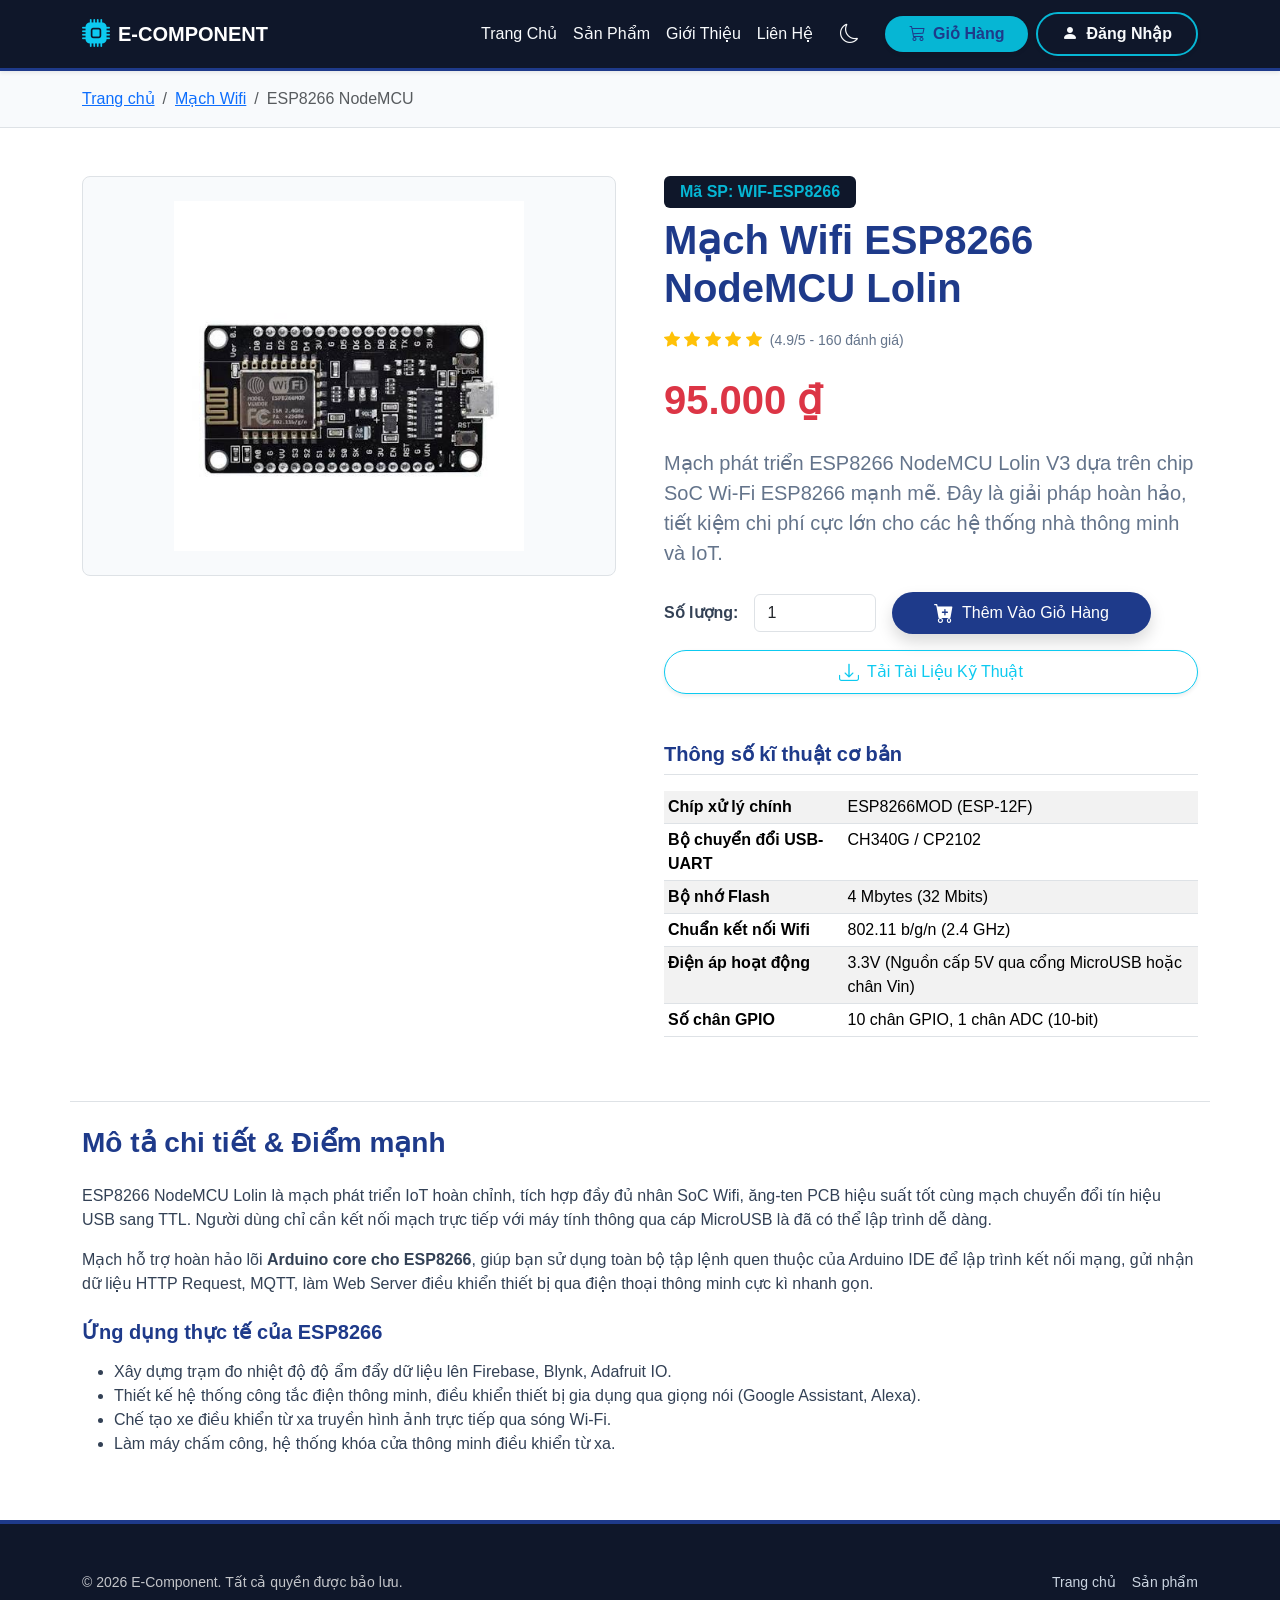
<file: html/esp8266.html>
﻿<!DOCTYPE html>
<html lang="vi">
<head>
    <link rel="icon" href="https://cdn.jsdelivr.net/npm/bootstrap-icons@1.10.5/icons/cpu.svg" type="image/svg+xml">
    <meta charset="UTF-8">
    <meta name="viewport" content="width=device-width, initial-scale=1.0">
    <title>Mạch Wifi ESP8266 NodeMCU Lolin - Chi Tiết Sản Phẩm</title>
    <link href="https://cdn.jsdelivr.net/npm/bootstrap@5.3.0/dist/css/bootstrap.min.css" rel="stylesheet">
    <link href="https://cdn.jsdelivr.net/npm/bootstrap-icons@1.10.5/font/bootstrap-icons.css" rel="stylesheet">
    <link rel="stylesheet" href="../css/style.css">
</head>
<body>

    <nav class="navbar navbar-expand-lg navbar-dark sticky-top shadow-sm">
        <div class="container">
            <a class="navbar-brand d-flex align-items-center" href="../index.html">
                <i class="bi bi-cpu-fill text-info fs-3 me-2"></i>
                <span class="fw-bold tracking-wide text-uppercase text-white">E-Component</span>
            </a>
            <button class="navbar-toggler" type="button" data-bs-toggle="collapse" data-bs-target="#navbarNav" aria-controls="navbarNav" aria-expanded="false" aria-label="Toggle navigation">
                <span class="navbar-toggler-icon"></span>
            </button>
            <div class="collapse navbar-collapse" id="navbarNav">
                <ul class="navbar-nav ms-auto mb-2 mb-lg-0 align-items-center">
                    <li class="nav-item">
                        <a class="nav-link" href="../index.html">Trang Chủ</a>
                    </li>
                    <li class="nav-item">
                        <a class="nav-link active" href="../index.html#products-section">Sản Phẩm</a>
                    </li>
                    <li class="nav-item">
                        <a class="nav-link" href="../index.html#about-section">Giới Thiệu</a>
                    </li>
                    <li class="nav-item">
                        <a class="nav-link" href="../index.html#contact-section">Liên Hệ</a>
                    </li>
                    <li class="nav-item">
                        <button id="theme-toggle" class="btn btn-outline-light rounded-circle p-0 ms-2" onclick="toggleTheme()" style="width: 40px; height: 40px;">
                            <i class="bi bi-moon"></i>
                        </button>
                    </li>
                    <li class="nav-item ms-lg-3">
                        <a href="cart.html" class="btn btn-accent rounded-pill px-4 shadow-sm text-dark-blue d-flex align-items-center">
                            <i class="bi bi-cart3 me-2"></i> Giỏ Hàng
                        </a>
                    </li>
                    <li class="nav-item ms-lg-2" id="nav-auth-btn">
                        <!-- Dynamic Login/User Button populated by app.js -->
                    </li>
                </ul>
            </div>
        </div>
    </nav>

    <div class="bg-light py-3 border-bottom">
        <div class="container">
            <nav aria-label="breadcrumb">
                <ol class="breadcrumb mb-0">
                    <li class="breadcrumb-item"><a href="../index.html">Trang chủ</a></li>
                    <li class="breadcrumb-item"><a href="../index.html#products-section">Mạch Wifi</a></li>
                    <li class="breadcrumb-item active" aria-current="page">ESP8266 NodeMCU</li>
                </ol>
            </nav>
        </div>
    </div>

    <section class="py-5 bg-white">
        <div class="container">
            <div class="row g-5">
                <div class="col-md-6">
                    <div class="p-4 bg-light border rounded-3 text-center d-flex justify-content-center align-items-center" style="min-height: 400px;">
                        <img src="../assets/images/esp8266.png" alt="Mạch ESP8266 NodeMCU" class="img-fluid" style="max-height: 350px;">
                    </div>
                </div>

                <div class="col-md-6">
                    <span class="badge badge-code mb-2 px-3 py-2 fs-6">Mã SP: WIF-ESP8266</span>
                    <h1 class="display-6 fw-bold text-dark-blue mb-3">Mạch Wifi ESP8266 NodeMCU Lolin</h1>
                    
                    <div class="d-flex align-items-center mb-4">
                        <div class="text-warning me-2">
                            <i class="bi bi-star-fill"></i>
                            <i class="bi bi-star-fill"></i>
                            <i class="bi bi-star-fill"></i>
                            <i class="bi bi-star-fill"></i>
                            <i class="bi bi-star-fill"></i>
                        </div>
                        <span class="text-muted small">(4.9/5 - 160 đánh giá)</span>
                    </div>

                    <h2 class="text-danger fw-bold display-6 mb-4">95.000 ₫</h2>
                    
                    <p class="text-muted mb-4 lead">Mạch phát triển ESP8266 NodeMCU Lolin V3 dựa trên chip SoC Wi-Fi ESP8266 mạnh mẽ. Đây là giải pháp hoàn hảo, tiết kiệm chi phí cực lớn cho các hệ thống nhà thông minh và IoT.</p>

                    <div class="row g-3 mb-5 align-items-center">
                        <div class="col-auto">
                            <label for="quantity" class="form-label fw-bold mb-0">Số lượng:</label>
                        </div>
                        <div class="col-md-3 col-4">
                            <input type="number" id="quantity" class="form-control" value="1" min="1">
                        </div>
                        <div class="col-md-6 col-12">
                            <button class="btn btn-dark-blue w-100 py-2.5 rounded-pill shadow d-flex justify-content-center align-items-center" onclick="themVaoGioHang(this, {ten: 'Mạch Wifi ESP8266 NodeMCU Lolin', gia: 95000, hinhAnh: 'assets/images/esp8266.png'})">
                                <i class="bi bi-cart-plus-fill me-2 fs-5"></i> Thêm Vào Giỏ Hàng
                            </button>
                        </div>
                        <div class="col-12 mt-3">
                            <a href="https://www.scribd.com/document/786104188/TAI-LIEU-ESP8266" class="btn btn-outline-info w-100 py-2.5 rounded-pill shadow-sm d-flex justify-content-center align-items-center" target="_blank" rel="noopener noreferrer">
                                <i class="bi bi-download me-2 fs-5"></i> Tải Tài Liệu Kỹ Thuật
                            </a>
                        </div>
                    </div>

                    <h5 class="fw-bold text-dark-blue border-bottom pb-2 mb-3">Thông số kĩ thuật cơ bản</h5>
                    <table class="table table-sm table-striped">
                        <tbody>
                            <tr>
                                <th scope="row">Chíp xử lý chính</th>
                                <td>ESP8266MOD (ESP-12F)</td>
                            </tr>
                            <tr>
                                <th scope="row">Bộ chuyển đổi USB-UART</th>
                                <td>CH340G / CP2102</td>
                            </tr>
                            <tr>
                                <th scope="row">Bộ nhớ Flash</th>
                                <td>4 Mbytes (32 Mbits)</td>
                            </tr>
                            <tr>
                                <th scope="row">Chuẩn kết nối Wifi</th>
                                <td>802.11 b/g/n (2.4 GHz)</td>
                            </tr>
                            <tr>
                                <th scope="row">Điện áp hoạt động</th>
                                <td>3.3V (Nguồn cấp 5V qua cổng MicroUSB hoặc chân Vin)</td>
                            </tr>
                            <tr>
                                <th scope="row">Số chân GPIO</th>
                                <td>10 chân GPIO, 1 chân ADC (10-bit)</td>
                            </tr>
                        </tbody>
                    </table>
                </div>
            </div>

            <div class="row mt-5 pt-4 border-top">
                <div class="col-12">
                    <h3 class="fw-bold text-dark-blue mb-4">Mô tả chi tiết & Điểm mạnh</h3>
                    <p>ESP8266 NodeMCU Lolin là mạch phát triển IoT hoàn chỉnh, tích hợp đầy đủ nhân SoC Wifi, ăng-ten PCB hiệu suất tốt cùng mạch chuyển đổi tín hiệu USB sang TTL. Người dùng chỉ cần kết nối mạch trực tiếp với máy tính thông qua cáp MicroUSB là đã có thể lập trình dễ dàng.</p>
                    <p>Mạch hỗ trợ hoàn hảo lõi <strong>Arduino core cho ESP8266</strong>, giúp bạn sử dụng toàn bộ tập lệnh quen thuộc của Arduino IDE để lập trình kết nối mạng, gửi nhận dữ liệu HTTP Request, MQTT, làm Web Server điều khiển thiết bị qua điện thoại thông minh cực kì nhanh gọn.</p>
                    
                    <h5 class="fw-bold mt-4 mb-3 text-dark-blue">Ứng dụng thực tế của ESP8266</h5>
                    <ul>
                        <li>Xây dựng trạm đo nhiệt độ độ ẩm đẩy dữ liệu lên Firebase, Blynk, Adafruit IO.</li>
                        <li>Thiết kế hệ thống công tắc điện thông minh, điều khiển thiết bị gia dụng qua giọng nói (Google Assistant, Alexa).</li>
                        <li>Chế tạo xe điều khiển từ xa truyền hình ảnh trực tiếp qua sóng Wi-Fi.</li>
                        <li>Làm máy chấm công, hệ thống khóa cửa thông minh điều khiển từ xa.</li>
                    </ul>
                </div>
            </div>
        </div>
    </section>

    <footer class="py-5 text-white">
        <div class="container text-center text-sm-start">
            <div class="d-flex flex-column flex-sm-row justify-content-between align-items-center">
                <p class="mb-0 small opacity-75">&copy; 2026 E-Component. Tất cả quyền được bảo lưu.</p>
                <div class="d-flex gap-3 mt-3 mt-sm-0 small">
                    <a href="../index.html">Trang chủ</a>
                    <a href="../index.html#products-section">Sản phẩm</a>
                </div>
            </div>
        </div>
    </footer>

    <script src="https://cdn.jsdelivr.net/npm/bootstrap@5.3.0/dist/js/bootstrap.bundle.min.js"></script>
    <script src="../js/app.js"></script>
</body>
</html>
</file>
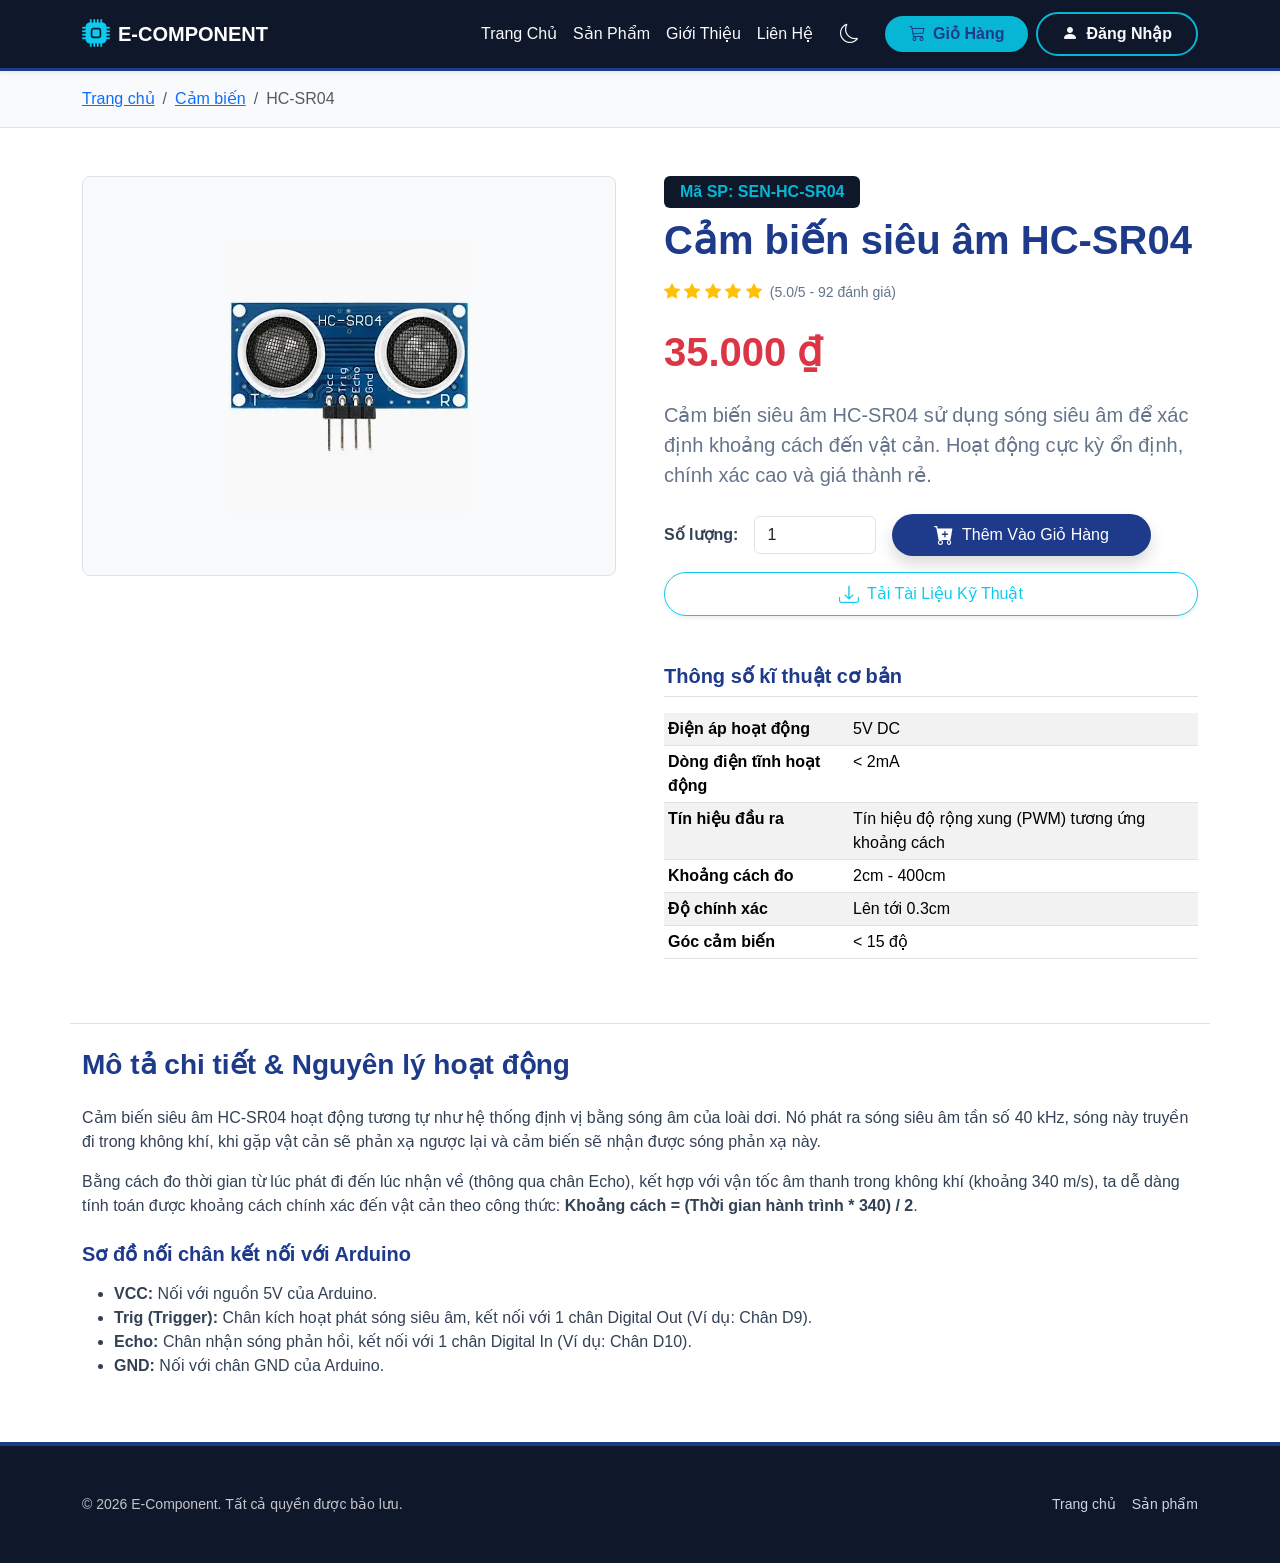
<file: html/hc-sr04.html>
﻿<!DOCTYPE html>
<html lang="vi">
<head>
    <link rel="icon" href="https://cdn.jsdelivr.net/npm/bootstrap-icons@1.10.5/icons/cpu.svg" type="image/svg+xml">
    <meta charset="UTF-8">
    <meta name="viewport" content="width=device-width, initial-scale=1.0">
    <title>Cảm biến siêu âm HC-SR04 - Chi Tiết Sản Phẩm</title>
    <link href="https://cdn.jsdelivr.net/npm/bootstrap@5.3.0/dist/css/bootstrap.min.css" rel="stylesheet">
    <link href="https://cdn.jsdelivr.net/npm/bootstrap-icons@1.10.5/font/bootstrap-icons.css" rel="stylesheet">
    <link rel="stylesheet" href="../css/style.css">
</head>
<body>

    <nav class="navbar navbar-expand-lg navbar-dark sticky-top shadow-sm">
        <div class="container">
            <a class="navbar-brand d-flex align-items-center" href="../index.html">
                <i class="bi bi-cpu-fill text-info fs-3 me-2"></i>
                <span class="fw-bold tracking-wide text-uppercase text-white">E-Component</span>
            </a>
            <button class="navbar-toggler" type="button" data-bs-toggle="collapse" data-bs-target="#navbarNav" aria-controls="navbarNav" aria-expanded="false" aria-label="Toggle navigation">
                <span class="navbar-toggler-icon"></span>
            </button>
            <div class="collapse navbar-collapse" id="navbarNav">
                <ul class="navbar-nav ms-auto mb-2 mb-lg-0 align-items-center">
                    <li class="nav-item">
                        <a class="nav-link" href="../index.html">Trang Chủ</a>
                    </li>
                    <li class="nav-item">
                        <a class="nav-link active" href="../index.html#products-section">Sản Phẩm</a>
                    </li>
                    <li class="nav-item">
                        <a class="nav-link" href="../index.html#about-section">Giới Thiệu</a>
                    </li>
                    <li class="nav-item">
                        <a class="nav-link" href="../index.html#contact-section">Liên Hệ</a>
                    </li>
                    <li class="nav-item">
                        <button id="theme-toggle" class="btn btn-outline-light rounded-circle p-0 ms-2" onclick="toggleTheme()" style="width: 40px; height: 40px;">
                            <i class="bi bi-moon"></i>
                        </button>
                    </li>
                    <li class="nav-item ms-lg-3">
                        <a href="cart.html" class="btn btn-accent rounded-pill px-4 shadow-sm text-dark-blue d-flex align-items-center">
                            <i class="bi bi-cart3 me-2"></i> Giỏ Hàng
                        </a>
                    </li>
                    <li class="nav-item ms-lg-2" id="nav-auth-btn">
                        <!-- Dynamic Login/User Button populated by app.js -->
                    </li>
                </ul>
            </div>
        </div>
    </nav>

    <div class="bg-light py-3 border-bottom">
        <div class="container">
            <nav aria-label="breadcrumb">
                <ol class="breadcrumb mb-0">
                    <li class="breadcrumb-item"><a href="../index.html">Trang chủ</a></li>
                    <li class="breadcrumb-item"><a href="../index.html#products-section">Cảm biến</a></li>
                    <li class="breadcrumb-item active" aria-current="page">HC-SR04</li>
                </ol>
            </nav>
        </div>
    </div>

    <section class="py-5 bg-white">
        <div class="container">
            <div class="row g-5">
                <div class="col-md-6">
                    <div class="p-4 bg-light border rounded-3 text-center d-flex justify-content-center align-items-center" style="min-height: 400px;">
                        <img src="../assets/images/hcsr04.png" alt="Cảm biến siêu âm HC-SR04" class="img-fluid" style="max-height: 350px;">
                    </div>
                </div>

                <div class="col-md-6">
                    <span class="badge badge-code mb-2 px-3 py-2 fs-6">Mã SP: SEN-HC-SR04</span>
                    <h1 class="display-6 fw-bold text-dark-blue mb-3">Cảm biến siêu âm HC-SR04</h1>
                    
                    <div class="d-flex align-items-center mb-4">
                        <div class="text-warning me-2">
                            <i class="bi bi-star-fill"></i>
                            <i class="bi bi-star-fill"></i>
                            <i class="bi bi-star-fill"></i>
                            <i class="bi bi-star-fill"></i>
                            <i class="bi bi-star-fill"></i>
                        </div>
                        <span class="text-muted small">(5.0/5 - 92 đánh giá)</span>
                    </div>

                    <h2 class="text-danger fw-bold display-6 mb-4">35.000 ₫</h2>
                    
                    <p class="text-muted mb-4 lead">Cảm biến siêu âm HC-SR04 sử dụng sóng siêu âm để xác định khoảng cách đến vật cản. Hoạt động cực kỳ ổn định, chính xác cao và giá thành rẻ.</p>

                    <div class="row g-3 mb-5 align-items-center">
                        <div class="col-auto">
                            <label for="quantity" class="form-label fw-bold mb-0">Số lượng:</label>
                        </div>
                        <div class="col-md-3 col-4">
                            <input type="number" id="quantity" class="form-control" value="1" min="1">
                        </div>
                        <div class="col-md-6 col-12">
                            <button class="btn btn-dark-blue w-100 py-2.5 rounded-pill shadow d-flex justify-content-center align-items-center" onclick="themVaoGioHang(this, {ten: 'Cảm biến siêu âm HC-SR04', gia: 35000, hinhAnh: 'assets/images/hcsr04.png'})">
                                <i class="bi bi-cart-plus-fill me-2 fs-5"></i> Thêm Vào Giỏ Hàng
                            </button>
                        </div>
                        <div class="col-12 mt-3">
                            <a href="https://cdn.sparkfun.com/assets/a/8/9/c/a/HC-SR04-33_Datasheet.pdf" class="btn btn-outline-info w-100 py-2.5 rounded-pill shadow-sm d-flex justify-content-center align-items-center" target="_blank" rel="noopener noreferrer">
                                <i class="bi bi-download me-2 fs-5"></i> Tải Tài Liệu Kỹ Thuật
                            </a>
                        </div>
                    </div>

                    <h5 class="fw-bold text-dark-blue border-bottom pb-2 mb-3">Thông số kĩ thuật cơ bản</h5>
                    <table class="table table-sm table-striped">
                        <tbody>
                            <tr>
                                <th scope="row">Điện áp hoạt động</th>
                                <td>5V DC</td>
                            </tr>
                            <tr>
                                <th scope="row">Dòng điện tĩnh hoạt động</th>
                                <td>&lt; 2mA</td>
                            </tr>
                            <tr>
                                <th scope="row">Tín hiệu đầu ra</th>
                                <td>Tín hiệu độ rộng xung (PWM) tương ứng khoảng cách</td>
                            </tr>
                            <tr>
                                <th scope="row">Khoảng cách đo</th>
                                <td>2cm - 400cm</td>
                            </tr>
                            <tr>
                                <th scope="row">Độ chính xác</th>
                                <td>Lên tới 0.3cm</td>
                            </tr>
                            <tr>
                                <th scope="row">Góc cảm biến</th>
                                <td>&lt; 15 độ</td>
                            </tr>
                        </tbody>
                    </table>
                </div>
            </div>

            <div class="row mt-5 pt-4 border-top">
                <div class="col-12">
                    <h3 class="fw-bold text-dark-blue mb-4">Mô tả chi tiết & Nguyên lý hoạt động</h3>
                    <p>Cảm biến siêu âm HC-SR04 hoạt động tương tự như hệ thống định vị bằng sóng âm của loài dơi. Nó phát ra sóng siêu âm tần số 40 kHz, sóng này truyền đi trong không khí, khi gặp vật cản sẽ phản xạ ngược lại và cảm biến sẽ nhận được sóng phản xạ này.</p>
                    <p>Bằng cách đo thời gian từ lúc phát đi đến lúc nhận về (thông qua chân Echo), kết hợp với vận tốc âm thanh trong không khí (khoảng 340 m/s), ta dễ dàng tính toán được khoảng cách chính xác đến vật cản theo công thức: <strong>Khoảng cách = (Thời gian hành trình * 340) / 2</strong>.</p>
                    
                    <h5 class="fw-bold mt-4 mb-3 text-dark-blue">Sơ đồ nối chân kết nối với Arduino</h5>
                    <ul>
                        <li><strong>VCC:</strong> Nối với nguồn 5V của Arduino.</li>
                        <li><strong>Trig (Trigger):</strong> Chân kích hoạt phát sóng siêu âm, kết nối với 1 chân Digital Out (Ví dụ: Chân D9).</li>
                        <li><strong>Echo:</strong> Chân nhận sóng phản hồi, kết nối với 1 chân Digital In (Ví dụ: Chân D10).</li>
                        <li><strong>GND:</strong> Nối với chân GND của Arduino.</li>
                    </ul>
                </div>
            </div>
        </div>
    </section>

    <footer class="py-5 text-white">
        <div class="container text-center text-sm-start">
            <div class="d-flex flex-column flex-sm-row justify-content-between align-items-center">
                <p class="mb-0 small opacity-75">&copy; 2026 E-Component. Tất cả quyền được bảo lưu.</p>
                <div class="d-flex gap-3 mt-3 mt-sm-0 small">
                    <a href="../index.html">Trang chủ</a>
                    <a href="../index.html#products-section">Sản phẩm</a>
                </div>
            </div>
        </div>
    </footer>

    <script src="https://cdn.jsdelivr.net/npm/bootstrap@5.3.0/dist/js/bootstrap.bundle.min.js"></script>
    <script src="../js/app.js"></script>
</body>
</html>
</file>
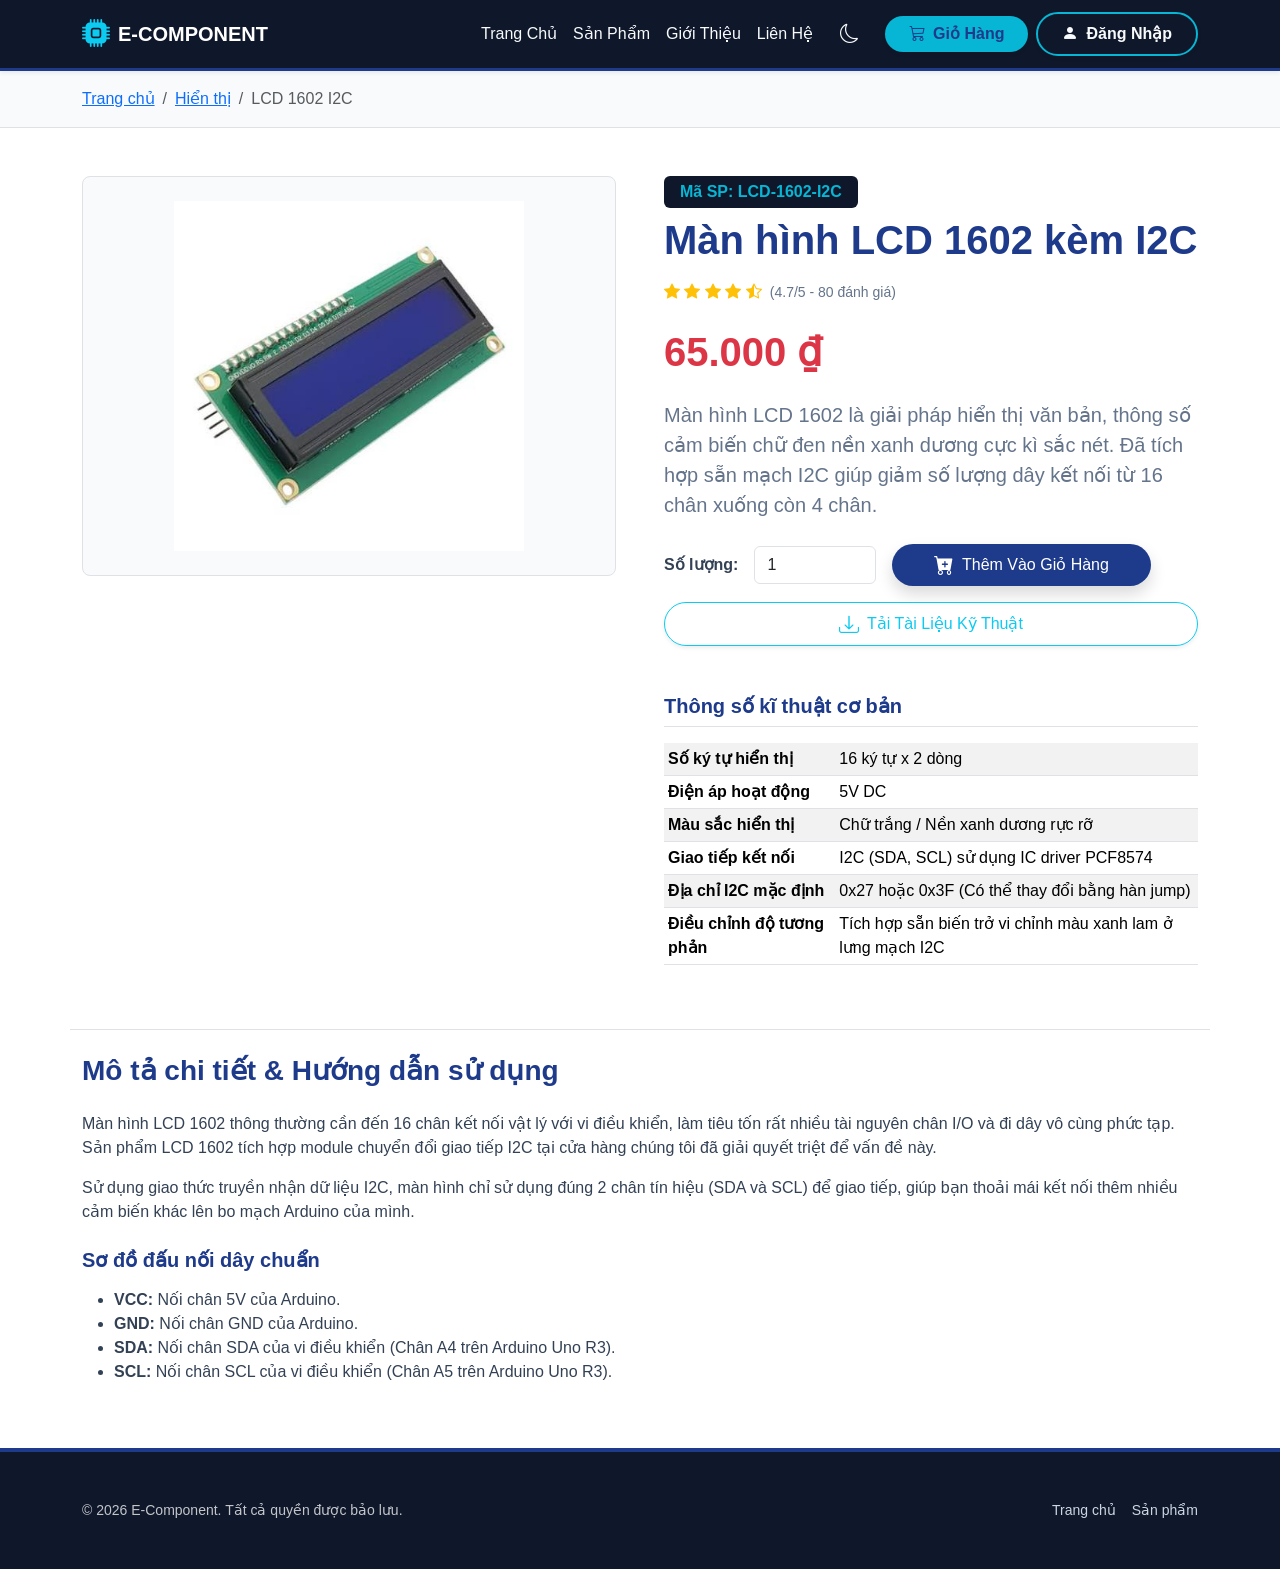
<file: html/lcd1602.html>
﻿<!DOCTYPE html>
<html lang="vi">
<head>
    <link rel="icon" href="https://cdn.jsdelivr.net/npm/bootstrap-icons@1.10.5/icons/cpu.svg" type="image/svg+xml">
    <meta charset="UTF-8">
    <meta name="viewport" content="width=device-width, initial-scale=1.0">
    <title>Màn hình LCD 1602 kèm I2C - Chi Tiết Sản Phẩm</title>
    <link href="https://cdn.jsdelivr.net/npm/bootstrap@5.3.0/dist/css/bootstrap.min.css" rel="stylesheet">
    <link href="https://cdn.jsdelivr.net/npm/bootstrap-icons@1.10.5/font/bootstrap-icons.css" rel="stylesheet">
    <link rel="stylesheet" href="../css/style.css">
</head>
<body>

    <nav class="navbar navbar-expand-lg navbar-dark sticky-top shadow-sm">
        <div class="container">
            <a class="navbar-brand d-flex align-items-center" href="../index.html">
                <i class="bi bi-cpu-fill text-info fs-3 me-2"></i>
                <span class="fw-bold tracking-wide text-uppercase text-white">E-Component</span>
            </a>
            <button class="navbar-toggler" type="button" data-bs-toggle="collapse" data-bs-target="#navbarNav" aria-controls="navbarNav" aria-expanded="false" aria-label="Toggle navigation">
                <span class="navbar-toggler-icon"></span>
            </button>
            <div class="collapse navbar-collapse" id="navbarNav">
                <ul class="navbar-nav ms-auto mb-2 mb-lg-0 align-items-center">
                    <li class="nav-item">
                        <a class="nav-link" href="../index.html">Trang Chủ</a>
                    </li>
                    <li class="nav-item">
                        <a class="nav-link active" href="../index.html#products-section">Sản Phẩm</a>
                    </li>
                    <li class="nav-item">
                        <a class="nav-link" href="../index.html#about-section">Giới Thiệu</a>
                    </li>
                    <li class="nav-item">
                        <a class="nav-link" href="../index.html#contact-section">Liên Hệ</a>
                    </li>
                    <li class="nav-item">
                        <button id="theme-toggle" class="btn btn-outline-light rounded-circle p-0 ms-2" onclick="toggleTheme()" style="width: 40px; height: 40px;">
                            <i class="bi bi-moon"></i>
                        </button>
                    </li>
                    <li class="nav-item ms-lg-3">
                        <a href="cart.html" class="btn btn-accent rounded-pill px-4 shadow-sm text-dark-blue d-flex align-items-center">
                            <i class="bi bi-cart3 me-2"></i> Giỏ Hàng
                        </a>
                    </li>
                    <li class="nav-item ms-lg-2" id="nav-auth-btn">
                        <!-- Dynamic Login/User Button populated by app.js -->
                    </li>
                </ul>
            </div>
        </div>
    </nav>

    <div class="bg-light py-3 border-bottom">
        <div class="container">
            <nav aria-label="breadcrumb">
                <ol class="breadcrumb mb-0">
                    <li class="breadcrumb-item"><a href="../index.html">Trang chủ</a></li>
                    <li class="breadcrumb-item"><a href="../index.html#products-section">Hiển thị</a></li>
                    <li class="breadcrumb-item active" aria-current="page">LCD 1602 I2C</li>
                </ol>
            </nav>
        </div>
    </div>

    <section class="py-5 bg-white">
        <div class="container">
            <div class="row g-5">
                <div class="col-md-6">
                    <div class="p-4 bg-light border rounded-3 text-center d-flex justify-content-center align-items-center" style="min-height: 400px;">
                        <img src="../assets/images/lcd1602.png" alt="Màn hình LCD 1602 kèm I2C" class="img-fluid" style="max-height: 350px;">
                    </div>
                </div>

                <div class="col-md-6">
                    <span class="badge badge-code mb-2 px-3 py-2 fs-6">Mã SP: LCD-1602-I2C</span>
                    <h1 class="display-6 fw-bold text-dark-blue mb-3">Màn hình LCD 1602 kèm I2C</h1>
                    
                    <div class="d-flex align-items-center mb-4">
                        <div class="text-warning me-2">
                            <i class="bi bi-star-fill"></i>
                            <i class="bi bi-star-fill"></i>
                            <i class="bi bi-star-fill"></i>
                            <i class="bi bi-star-fill"></i>
                            <i class="bi bi-star-half"></i>
                        </div>
                        <span class="text-muted small">(4.7/5 - 80 đánh giá)</span>
                    </div>

                    <h2 class="text-danger fw-bold display-6 mb-4">65.000 ₫</h2>
                    
                    <p class="text-muted mb-4 lead">Màn hình LCD 1602 là giải pháp hiển thị văn bản, thông số cảm biến chữ đen nền xanh dương cực kì sắc nét. Đã tích hợp sẵn mạch I2C giúp giảm số lượng dây kết nối từ 16 chân xuống còn 4 chân.</p>

                    <div class="row g-3 mb-5 align-items-center">
                        <div class="col-auto">
                            <label for="quantity" class="form-label fw-bold mb-0">Số lượng:</label>
                        </div>
                        <div class="col-md-3 col-4">
                            <input type="number" id="quantity" class="form-control" value="1" min="1">
                        </div>
                        <div class="col-md-6 col-12">
                            <button class="btn btn-dark-blue w-100 py-2.5 rounded-pill shadow d-flex justify-content-center align-items-center" onclick="themVaoGioHang(this, {ten: 'Màn hình LCD 1602 kèm I2C', gia: 65000, hinhAnh: 'assets/images/lcd1602.png'})">
                                <i class="bi bi-cart-plus-fill me-2 fs-5"></i> Thêm Vào Giỏ Hàng
                            </button>
                        </div>
                        <div class="col-12 mt-3">
                            <a href="https://www.scribd.com/document/1033492447/Bai-12-%C4%90i%E1%BB%81u-Khi%E1%BB%83n-LCD1602-Va-Giao-Ti%E1%BA%BFp-Lcd-Qua-I2C-Python" class="btn btn-outline-info w-100 py-2.5 rounded-pill shadow-sm d-flex justify-content-center align-items-center" target="_blank" rel="noopener noreferrer">
                                <i class="bi bi-download me-2 fs-5"></i> Tải Tài Liệu Kỹ Thuật
                            </a>
                        </div>
                    </div>

                    <h5 class="fw-bold text-dark-blue border-bottom pb-2 mb-3">Thông số kĩ thuật cơ bản</h5>
                    <table class="table table-sm table-striped">
                        <tbody>
                            <tr>
                                <th scope="row">Số ký tự hiển thị</th>
                                <td>16 ký tự x 2 dòng</td>
                            </tr>
                            <tr>
                                <th scope="row">Điện áp hoạt động</th>
                                <td>5V DC</td>
                            </tr>
                            <tr>
                                <th scope="row">Màu sắc hiển thị</th>
                                <td>Chữ trắng / Nền xanh dương rực rỡ</td>
                            </tr>
                            <tr>
                                <th scope="row">Giao tiếp kết nối</th>
                                <td>I2C (SDA, SCL) sử dụng IC driver PCF8574</td>
                            </tr>
                            <tr>
                                <th scope="row">Địa chỉ I2C mặc định</th>
                                <td>0x27 hoặc 0x3F (Có thể thay đổi bằng hàn jump)</td>
                            </tr>
                            <tr>
                                <th scope="row">Điều chỉnh độ tương phản</th>
                                <td>Tích hợp sẵn biến trở vi chỉnh màu xanh lam ở lưng mạch I2C</td>
                            </tr>
                        </tbody>
                    </table>
                </div>
            </div>

            <div class="row mt-5 pt-4 border-top">
                <div class="col-12">
                    <h3 class="fw-bold text-dark-blue mb-4">Mô tả chi tiết & Hướng dẫn sử dụng</h3>
                    <p>Màn hình LCD 1602 thông thường cần đến 16 chân kết nối vật lý với vi điều khiển, làm tiêu tốn rất nhiều tài nguyên chân I/O và đi dây vô cùng phức tạp. Sản phẩm LCD 1602 tích hợp module chuyển đổi giao tiếp I2C tại cửa hàng chúng tôi đã giải quyết triệt để vấn đề này.</p>
                    <p>Sử dụng giao thức truyền nhận dữ liệu I2C, màn hình chỉ sử dụng đúng 2 chân tín hiệu (SDA và SCL) để giao tiếp, giúp bạn thoải mái kết nối thêm nhiều cảm biến khác lên bo mạch Arduino của mình.</p>
                    
                    <h5 class="fw-bold mt-4 mb-3 text-dark-blue">Sơ đồ đấu nối dây chuẩn</h5>
                    <ul>
                        <li><strong>VCC:</strong> Nối chân 5V của Arduino.</li>
                        <li><strong>GND:</strong> Nối chân GND của Arduino.</li>
                        <li><strong>SDA:</strong> Nối chân SDA của vi điều khiển (Chân A4 trên Arduino Uno R3).</li>
                        <li><strong>SCL:</strong> Nối chân SCL của vi điều khiển (Chân A5 trên Arduino Uno R3).</li>
                    </ul>
                </div>
            </div>
        </div>
    </section>

    <footer class="py-5 text-white">
        <div class="container text-center text-sm-start">
            <div class="d-flex flex-column flex-sm-row justify-content-between align-items-center">
                <p class="mb-0 small opacity-75">&copy; 2026 E-Component. Tất cả quyền được bảo lưu.</p>
                <div class="d-flex gap-3 mt-3 mt-sm-0 small">
                    <a href="../index.html">Trang chủ</a>
                    <a href="../index.html#products-section">Sản phẩm</a>
                </div>
            </div>
        </div>
    </footer>

    <script src="https://cdn.jsdelivr.net/npm/bootstrap@5.3.0/dist/js/bootstrap.bundle.min.js"></script>
    <script src="../js/app.js"></script>
</body>
</html>
</file>
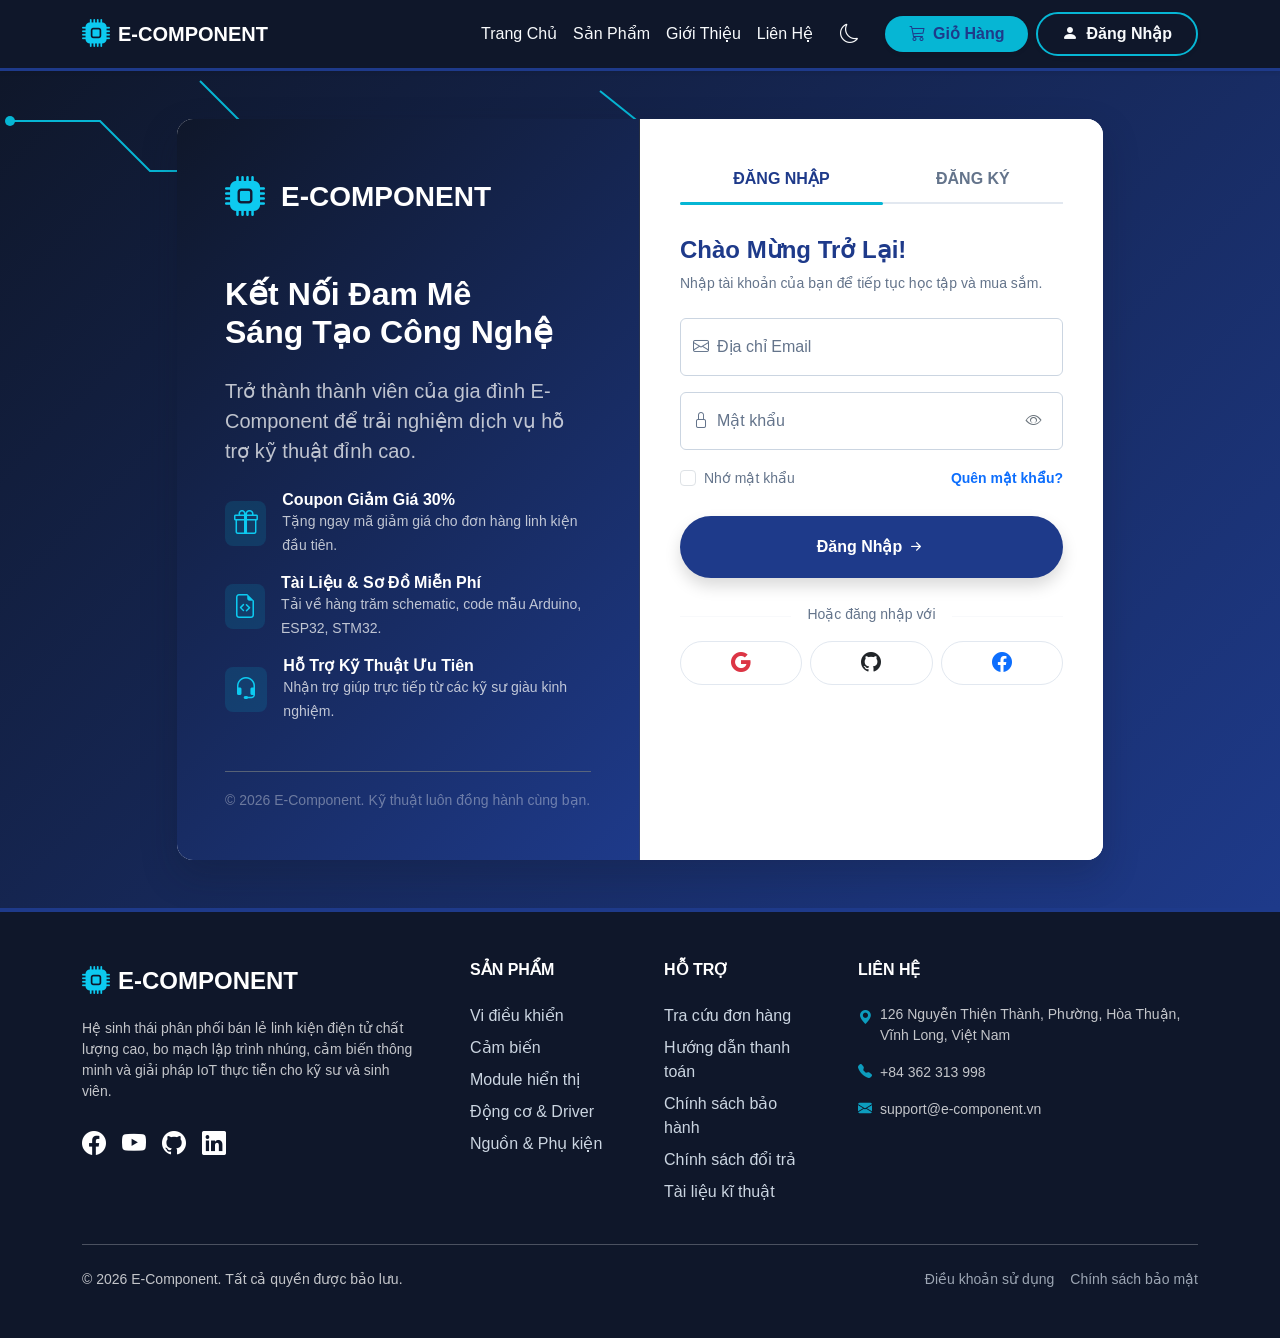
<file: html/login.html>
<!DOCTYPE html>
<html lang="vi">
<head>
    <meta charset="UTF-8">
    <meta name="viewport" content="width=device-width, initial-scale=1.0">
    <title>Đăng Nhập / Đăng Ký - E-Component</title>
    <link rel="icon" href="https://cdn.jsdelivr.net/npm/bootstrap-icons@1.10.5/icons/cpu.svg" type="image/svg+xml">
    <link href="https://cdn.jsdelivr.net/npm/bootstrap@5.3.0/dist/css/bootstrap.min.css" rel="stylesheet">
    <link href="https://cdn.jsdelivr.net/npm/bootstrap-icons@1.10.5/font/bootstrap-icons.css" rel="stylesheet">
    <link rel="stylesheet" href="../css/style.css">
</head>
<body>

    <nav class="navbar navbar-expand-lg navbar-dark sticky-top shadow-sm">
        <div class="container">
            <a class="navbar-brand d-flex align-items-center" href="../index.html">
                <i class="bi bi-cpu-fill text-info fs-3 me-2"></i>
                <span class="fw-bold tracking-wide text-uppercase text-white">E-Component</span>
            </a>
            <button class="navbar-toggler" type="button" data-bs-toggle="collapse" data-bs-target="#navbarNav" aria-controls="navbarNav" aria-expanded="false" aria-label="Toggle navigation">
                <span class="navbar-toggler-icon"></span>
            </button>
            <div class="collapse navbar-collapse" id="navbarNav">
                <ul class="navbar-nav ms-auto mb-2 mb-lg-0 align-items-center">
                    <li class="nav-item">
                        <a class="nav-link" href="../index.html">Trang Chủ</a>
                    </li>
                    <li class="nav-item">
                        <a class="nav-link" href="../index.html#products-section">Sản Phẩm</a>
                    </li>
                    <li class="nav-item">
                        <a class="nav-link" href="../index.html#about-section">Giới Thiệu</a>
                    </li>
                    <li class="nav-item">
                        <a class="nav-link" href="../index.html#contact-section">Liên Hệ</a>
                    </li>
                    <li class="nav-item">
                        <button id="theme-toggle" class="btn btn-outline-light rounded-circle p-0 ms-2" onclick="toggleTheme()" style="width: 40px; height: 40px;">
                            <i class="bi bi-moon"></i>
                        </button>
                    </li>
                    <li class="nav-item ms-lg-3">
                        <a href="#" class="btn btn-accent rounded-pill px-4 shadow-sm text-dark-blue d-flex align-items-center">
                            <i class="bi bi-cart3 me-2"></i> Giỏ Hàng
                        </a>
                    </li>
                    <li class="nav-item ms-lg-2" id="nav-auth-btn">
                        <!-- Dynamic Login/User Button populated by app.js -->
                    </li>
                </ul>
            </div>
        </div>
    </nav>

    <section class="login-section">
        <!-- Circuit board SVG pattern background -->
        <div class="position-absolute top-0 start-0 w-100 h-100 opacity-10" style="pointer-events: none;">
            <svg width="100%" height="100%" xmlns="http://www.w3.org/2000/svg">
                <path d="M10 50 L100 50 L150 100 L300 100 M200 10 L250 60 L350 60" stroke="#06b6d4" stroke-width="2" fill="none"/>
                <path d="M500 120 L550 80 L700 80 M600 20 L650 60" stroke="#06b6d4" stroke-width="2" fill="none"/>
                <circle cx="10" cy="50" r="5" fill="#06b6d4"/>
                <circle cx="300" cy="100" r="5" fill="#06b6d4"/>
                <circle cx="700" cy="80" r="5" fill="#06b6d4"/>
            </svg>
        </div>
        <div class="container py-5 z-1 animate-slide-up">
            <div class="row justify-content-center">
                <div class="col-xl-10 col-lg-12 col-md-10">
                    <div class="card login-card border-0">
                        <div class="row g-0">
                            <!-- Left column: Info side (Hidden on small screens) -->
                            <div class="col-lg-6 d-none d-lg-flex login-info-side">
                                <div class="mb-5">
                                    <a class="d-flex align-items-center text-white text-decoration-none" href="../index.html">
                                        <i class="bi bi-cpu-fill text-info fs-1 me-3"></i>
                                        <span class="fw-bold text-uppercase fs-3 tracking-wider">E-Component</span>
                                    </a>
                                </div>
                                <div class="my-auto">
                                    <h2 class="fw-bold mb-4">Kết Nối Đam Mê<br>Sáng Tạo Công Nghệ</h2>
                                    <p class="text-light opacity-75 lead mb-4 small">Trở thành thành viên của gia đình E-Component để trải nghiệm dịch vụ hỗ trợ kỹ thuật đỉnh cao.</p>
                                    <div class="d-flex flex-column gap-3">
                                        <div class="d-flex align-items-center">
                                            <div class="bg-navy p-2 rounded-3 me-3 d-flex align-items-center justify-content-center" style="width: 45px; height: 45px; background: rgba(6, 182, 212, 0.15);">
                                                <i class="bi bi-gift text-info fs-4"></i>
                                            </div>
                                            <div>
                                                <h6 class="mb-0 fw-bold">Coupon Giảm Giá 30%</h6>
                                                <span class="small opacity-75 text-light">Tặng ngay mã giảm giá cho đơn hàng linh kiện đầu tiên.</span>
                                            </div>
                                        </div>
                                        <div class="d-flex align-items-center">
                                            <div class="bg-navy p-2 rounded-3 me-3 d-flex align-items-center justify-content-center" style="width: 45px; height: 45px; background: rgba(6, 182, 212, 0.15);">
                                                <i class="bi bi-file-earmark-code text-info fs-4"></i>
                                            </div>
                                            <div>
                                                <h6 class="mb-0 fw-bold">Tài Liệu & Sơ Đồ Miễn Phí</h6>
                                                <span class="small opacity-75 text-light">Tải về hàng trăm schematic, code mẫu Arduino, ESP32, STM32.</span>
                                            </div>
                                        </div>
                                        <div class="d-flex align-items-center">
                                            <div class="bg-navy p-2 rounded-3 me-3 d-flex align-items-center justify-content-center" style="width: 45px; height: 45px; background: rgba(6, 182, 212, 0.15);">
                                                <i class="bi bi-headset text-info fs-4"></i>
                                            </div>
                                            <div>
                                                <h6 class="mb-0 fw-bold">Hỗ Trợ Kỹ Thuật Ưu Tiên</h6>
                                                <span class="small opacity-75 text-light">Nhận trợ giúp trực tiếp từ các kỹ sư giàu kinh nghiệm.</span>
                                            </div>
                                        </div>
                                    </div>
                                </div>
                                <div class="mt-5 pt-3 border-top border-secondary opacity-75">
                                    <span class="small text-light opacity-50">&copy; 2026 E-Component. Kỹ thuật luôn đồng hành cùng bạn.</span>
                                </div>
                            </div>
                            <!-- Right column: Forms side -->
                            <div class="col-lg-6 login-form-side">
                                <!-- Tabs navigation -->
                                <ul class="nav nav-tabs auth-nav-tabs d-flex text-center" id="authTabs" role="tablist">
                                    <li class="nav-item flex-fill" role="presentation">
                                        <button class="nav-link w-100 active fs-6" id="login-tab" data-bs-toggle="tab" data-bs-target="#login-panel" type="button" role="tab" aria-controls="login-panel" aria-selected="true">ĐĂNG NHẬP</button>
                                    </li>
                                    <li class="nav-item flex-fill" role="presentation">
                                        <button class="nav-link w-100 fs-6" id="register-tab" data-bs-toggle="tab" data-bs-target="#register-panel" type="button" role="tab" aria-controls="register-panel" aria-selected="false">ĐĂNG KÝ</button>
                                    </li>
                                </ul>

                                <div class="tab-content" id="authTabsContent">
                                    <!-- Login Panel -->
                                    <div class="tab-pane fade show active" id="login-panel" role="tabpanel" aria-labelledby="login-tab">
                                        <form id="loginForm" class="needs-validation" novalidate>
                                            <div class="mb-4">
                                                <h4 class="fw-bold text-dark-blue">Chào Mừng Trở Lại!</h4>
                                                <p class="text-muted small">Nhập tài khoản của bạn để tiếp tục học tập và mua sắm.</p>
                                            </div>
                                            <div class="form-floating mb-3">
                                                <input type="email" class="form-control" id="loginEmail" placeholder="name@example.com" required>
                                                <label for="loginEmail"><i class="bi bi-envelope me-2 text-muted"></i>Địa chỉ Email</label>
                                                <div class="invalid-feedback">Vui lòng nhập địa chỉ email hợp lệ.</div>
                                            </div>
                                            <div class="form-floating mb-3 position-relative">
                                                <input type="password" class="form-control pe-5" id="loginPassword" placeholder="Mật khẩu" required>
                                                <label for="loginPassword"><i class="bi bi-lock me-2 text-muted"></i>Mật khẩu</label>
                                                <button type="button" class="btn btn-link position-absolute end-0 top-50 translate-middle-y me-2 text-secondary text-decoration-none toggle-password" data-target="loginPassword">
                                                    <i class="bi bi-eye"></i>
                                                </button>
                                                <div class="invalid-feedback">Vui lòng nhập mật khẩu.</div>
                                            </div>
                                            <div class="d-flex justify-content-between align-items-center mb-4">
                                                <div class="form-check">
                                                    <input class="form-check-input" type="checkbox" id="rememberMe">
                                                    <label class="form-check-label text-muted small" for="rememberMe">Nhớ mật khẩu</label>
                                                </div>
                                                <a href="#" class="text-primary text-decoration-none small fw-semibold" id="forgotPasswordBtn">Quên mật khẩu?</a>
                                            </div>
                                            <button type="submit" class="btn btn-dark-blue w-100 py-3 rounded-pill shadow fw-bold mb-4 d-flex align-items-center justify-content-center">
                                                Đăng Nhập <i class="bi bi-arrow-right-short fs-5 ms-1"></i>
                                            </button>
                                            <div class="text-center mb-4">
                                                <span class="text-muted small position-relative px-3 bg-white" style="z-index: 1;">Hoặc đăng nhập với</span>
                                                <hr class="position-relative" style="margin-top: -10px; z-index: 0; color: var(--card-border);">
                                            </div>
                                            <div class="row g-2">
                                                <div class="col-4">
                                                    <button type="button" class="btn social-login-btn w-100 py-2.5 rounded-pill d-flex align-items-center justify-content-center">
                                                        <i class="bi bi-google fs-5 text-danger"></i>
                                                    </button>
                                                </div>
                                                <div class="col-4">
                                                    <button type="button" class="btn social-login-btn w-100 py-2.5 rounded-pill d-flex align-items-center justify-content-center">
                                                        <i class="bi bi-github fs-5 text-dark"></i>
                                                    </button>
                                                </div>
                                                <div class="col-4">
                                                    <button type="button" class="btn social-login-btn w-100 py-2.5 rounded-pill d-flex align-items-center justify-content-center">
                                                        <i class="bi bi-facebook fs-5 text-primary"></i>
                                                    </button>
                                                </div>
                                            </div>
                                        </form>
                                    </div>

                                    <!-- Register Panel -->
                                    <div class="tab-pane fade" id="register-panel" role="tabpanel" aria-labelledby="register-tab">
                                        <form id="registerForm" class="needs-validation" novalidate>
                                            <div class="mb-3">
                                                <h4 class="fw-bold text-dark-blue">Tạo Tài Khoản</h4>
                                                <p class="text-muted small">Tham gia để tải sơ đồ linh kiện và code mẫu hoàn toàn miễn phí.</p>
                                            </div>
                                            <div class="form-floating mb-3">
                                                <input type="text" class="form-control" id="registerName" placeholder="Họ và tên" required minlength="2">
                                                <label for="registerName"><i class="bi bi-person me-2 text-muted"></i>Họ và tên</label>
                                                <div class="invalid-feedback">Vui lòng nhập họ và tên (tối thiểu 2 ký tự).</div>
                                            </div>
                                            <div class="form-floating mb-3">
                                                <input type="email" class="form-control" id="registerEmail" placeholder="name@example.com" required>
                                                <label for="registerEmail"><i class="bi bi-envelope me-2 text-muted"></i>Địa chỉ Email</label>
                                                <div class="invalid-feedback">Vui lòng nhập địa chỉ email hợp lệ.</div>
                                            </div>
                                            <div class="form-floating mb-3">
                                                <input type="tel" class="form-control" id="registerPhone" placeholder="Số điện thoại" pattern="^[0-9]{10,11}$" required>
                                                <label for="registerPhone"><i class="bi bi-telephone me-2 text-muted"></i>Số điện thoại</label>
                                                <div class="invalid-feedback">Vui lòng nhập số điện thoại hợp lệ (10-11 chữ số).</div>
                                            </div>
                                            <div class="form-floating mb-3 position-relative">
                                                <input type="password" class="form-control pe-5" id="registerPassword" placeholder="Mật khẩu" required minlength="6">
                                                <label for="registerPassword"><i class="bi bi-lock me-2 text-muted"></i>Mật khẩu (tối thiểu 6 ký tự)</label>
                                                <button type="button" class="btn btn-link position-absolute end-0 top-50 translate-middle-y me-2 text-secondary text-decoration-none toggle-password" data-target="registerPassword">
                                                    <i class="bi bi-eye"></i>
                                                </button>
                                                <div class="invalid-feedback">Mật khẩu phải chứa ít nhất 6 ký tự.</div>
                                            </div>
                                            <div class="form-floating mb-3 position-relative">
                                                <input type="password" class="form-control pe-5" id="registerConfirmPassword" placeholder="Xác nhận mật khẩu" required>
                                                <label for="registerConfirmPassword"><i class="bi bi-shield-check me-2 text-muted"></i>Xác nhận mật khẩu</label>
                                                <button type="button" class="btn btn-link position-absolute end-0 top-50 translate-middle-y me-2 text-secondary text-decoration-none toggle-password" data-target="registerConfirmPassword">
                                                    <i class="bi bi-eye"></i>
                                                </button>
                                                <div class="invalid-feedback" id="confirmPasswordFeedback">Vui lòng xác nhận lại mật khẩu.</div>
                                            </div>
                                            <div class="form-check mb-4">
                                                <input class="form-check-input" type="checkbox" id="agreeTerms" required>
                                                <label class="form-check-label text-muted small" for="agreeTerms">
                                                    Tôi đồng ý với <a href="#" class="text-primary text-decoration-none fw-semibold">Điều khoản sử dụng</a> và <a href="#" class="text-primary text-decoration-none fw-semibold">Chính sách bảo mật</a>.
                                                </label>
                                                <div class="invalid-feedback">Bạn phải đồng ý với điều khoản dịch vụ để tiếp tục.</div>
                                            </div>
                                            <button type="submit" class="btn btn-dark-blue w-100 py-3 rounded-pill shadow fw-bold mb-3 d-flex align-items-center justify-content-center">
                                                Đăng Ký Tài Khoản <i class="bi bi-person-plus-fill ms-1"></i>
                                            </button>
                                        </form>
                                    </div>
                                </div>
                            </div>
                        </div>
                    </div>
                </div>
            </div>
        </div>
    </section>

    <footer class="py-5 text-white">
        <div class="container">
            <div class="row g-5">
                <div class="col-lg-4 col-md-12">
                    <a class="d-flex align-items-center mb-3 text-white text-decoration-none" href="index.html">
                        <i class="bi bi-cpu-fill text-info fs-3 me-2"></i>
                        <span class="fw-bold text-uppercase fs-4">E-Component</span>
                    </a>
                    <p class="small opacity-75">Hệ sinh thái phân phối bán lẻ linh kiện điện tử chất lượng cao, bo mạch lập trình nhúng, cảm biến thông minh và giải pháp IoT thực tiễn cho kỹ sư và sinh viên.</p>
                    <div class="d-flex gap-3 mt-4">
                        <a href="https://www.facebook.com/A1pple/" class="fs-4 text-white" target="_blank"><i class="bi bi-facebook"></i></a>
                        <a href="#" class="fs-4 text-white"><i class="bi bi-youtube" target="_blank"></i></a>
                        <a href="https://github.com/NguyenDat1101" class="fs-4 text-white" target="_blank"><i class="bi bi-github"></i></a>
                        <a href="https://www.linkedin.com/in/dat-nguyen-094754420/" class="fs-4 text-white" target="_blank"><i class="bi bi-linkedin"></i></a>
                    </div>
                </div>
                <div class="col-lg-2 col-md-4 col-6">
                    <h6 class="text-uppercase fw-bold text-white mb-4">Sản Phẩm</h6>
                    <ul class="list-unstyled">
                        <li class="mb-2"><a href="index.html#products-section">Vi điều khiển</a></li>
                        <li class="mb-2"><a href="index.html#products-section">Cảm biến</a></li>
                        <li class="mb-2"><a href="index.html#products-section">Module hiển thị</a></li>
                        <li class="mb-2"><a href="index.html#products-section">Động cơ & Driver</a></li>
                        <li class="mb-2"><a href="index.html#products-section">Nguồn & Phụ kiện</a></li>
                    </ul>
                </div>
                <div class="col-lg-2 col-md-4 col-6">
                    <h6 class="text-uppercase fw-bold text-white mb-4">Hỗ Trợ</h6>
                    <ul class="list-unstyled">
                        <li class="mb-2"><a href="#">Tra cứu đơn hàng</a></li>
                        <li class="mb-2"><a href="#">Hướng dẫn thanh toán</a></li>
                        <li class="mb-2"><a href="#">Chính sách bảo hành</a></li>
                        <li class="mb-2"><a href="#">Chính sách đổi trả</a></li>
                        <li class="mb-2"><a href="#">Tài liệu kĩ thuật</a></li>
                    </ul>
                </div>
                <div class="col-lg-4 col-md-4 col-12">
                    <h6 class="text-uppercase fw-bold text-white mb-4">Liên Hệ</h6>
                    <ul class="list-unstyled opacity-75 small">
                        <li class="mb-3 d-flex align-items-start">
                            <i class="bi bi-geo-alt-fill text-info me-2 mt-1"></i>
                            <span>126 Nguyễn Thiện Thành, Phường, Hòa Thuận, Vĩnh Long, Việt Nam</span>
                        </li>
                        <li class="mb-3 d-flex align-items-center">
                            <i class="bi bi-telephone-fill text-info me-2"></i>
                            <span>+84 362 313 998</span>
                        </li>
                        <li class="mb-3 d-flex align-items-center">
                            <i class="bi bi-envelope-fill text-info me-2"></i>
                            <span>support@e-component.vn</span>
                        </li>
                    </ul>
                </div>
            </div>
            <hr class="my-4 opacity-10">
            <div class="d-flex flex-column flex-sm-row justify-content-between align-items-center small opacity-75">
                <p class="mb-0">&copy; 2026 E-Component. Tất cả quyền được bảo lưu.</p>
                <div class="d-flex gap-3">
                    <a href="#">Điều khoản sử dụng</a>
                    <a href="#">Chính sách bảo mật</a>
                </div>
            </div>
        </div>
    </footer>

    <!-- Toast Container for Notifications -->
    <div class="toast-container position-fixed bottom-0 end-0 p-3" style="z-index: 1060;">
        <div id="authToast" class="toast align-items-center text-white border-0" role="alert" aria-live="assertive" aria-atomic="true">
            <div class="d-flex">
                <div class="toast-body d-flex align-items-center">
                    <i id="toastIcon" class="bi fs-5 me-2"></i>
                    <span id="toastMessage"></span>
                </div>
                <button type="button" class="btn-close btn-close-white me-2 m-auto" data-bs-dismiss="toast" aria-label="Close"></button>
            </div>
        </div>
    </div>

    <script src="https://cdn.jsdelivr.net/npm/bootstrap@5.3.0/dist/js/bootstrap.bundle.min.js"></script>
    <script src="../js/app.js"></script>
    <script src="../js/login.js"></script>
</body>
</html>
</file>
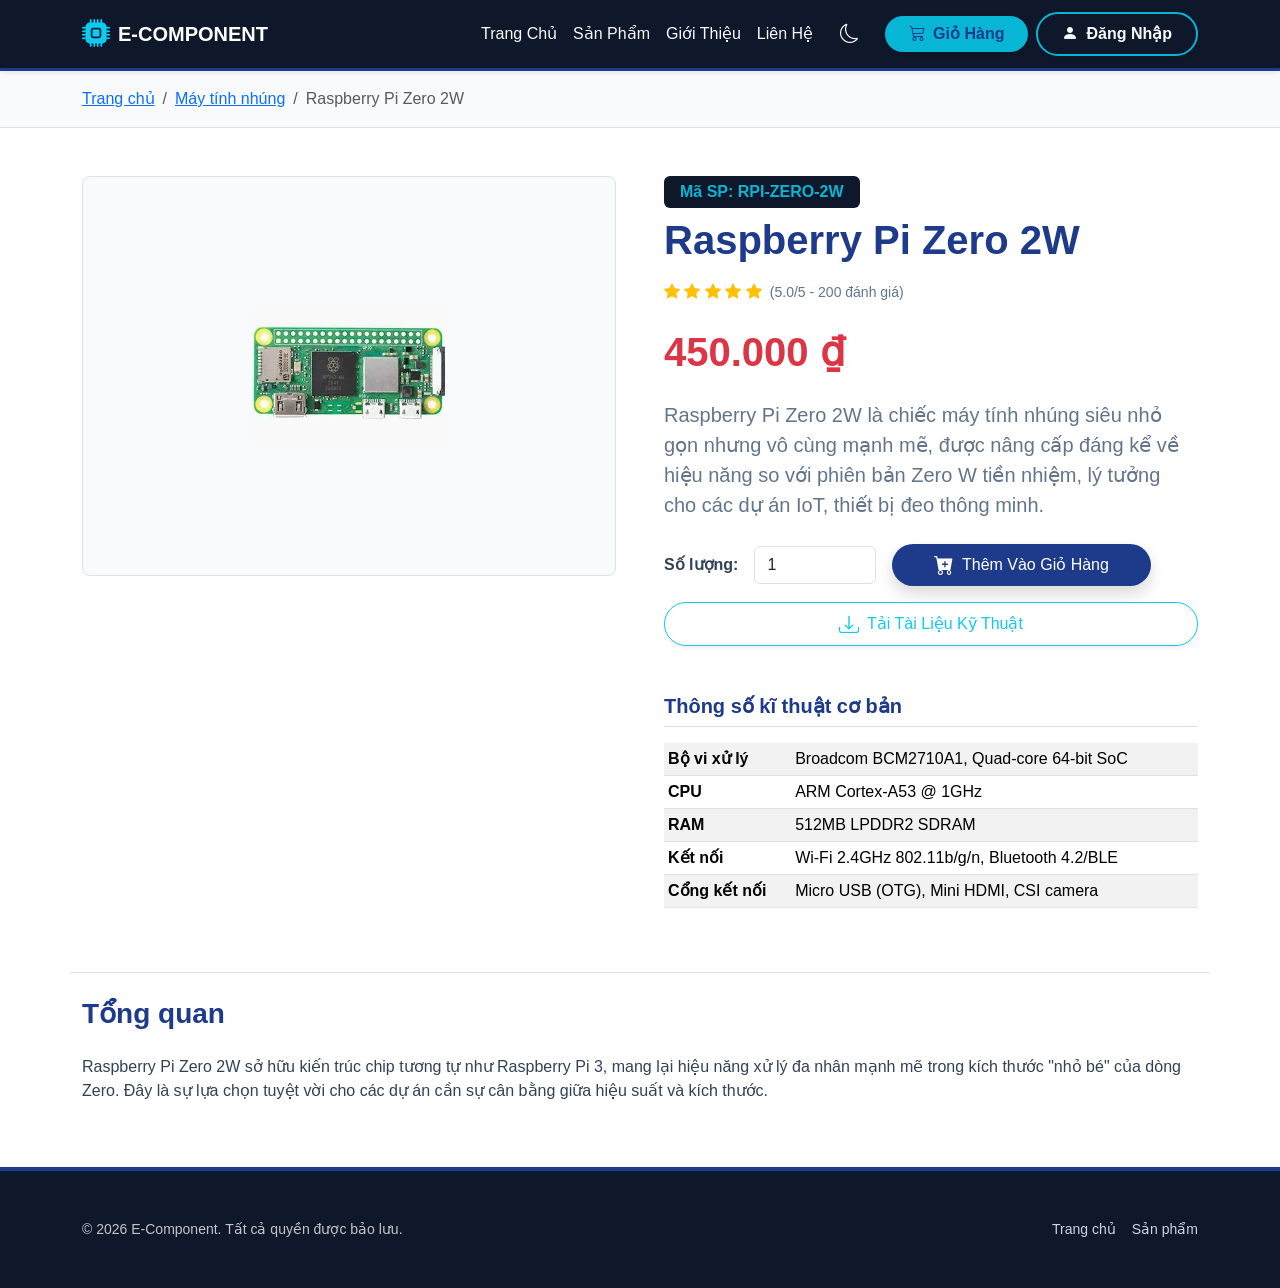
<file: html/raspberry-pi-zero-2w.html>
﻿<!DOCTYPE html>
<html lang="vi">
<head>
    <link rel="icon" href="https://cdn.jsdelivr.net/npm/bootstrap-icons@1.10.5/icons/cpu.svg" type="image/svg+xml">
    <meta charset="UTF-8">
    <meta name="viewport" content="width=device-width, initial-scale=1.0">
    <title>Raspberry Pi Zero 2W - Chi Tiết Sản Phẩm</title>
    <link href="https://cdn.jsdelivr.net/npm/bootstrap@5.3.0/dist/css/bootstrap.min.css" rel="stylesheet">
    <link href="https://cdn.jsdelivr.net/npm/bootstrap-icons@1.10.5/font/bootstrap-icons.css" rel="stylesheet">
    <link rel="stylesheet" href="../css/style.css">
</head>
<body>

    <nav class="navbar navbar-expand-lg navbar-dark sticky-top shadow-sm">
        <div class="container">
            <a class="navbar-brand d-flex align-items-center" href="../index.html">
                <i class="bi bi-cpu-fill text-info fs-3 me-2"></i>
                <span class="fw-bold tracking-wide text-uppercase text-white">E-Component</span>
            </a>
            <button class="navbar-toggler" type="button" data-bs-toggle="collapse" data-bs-target="#navbarNav" aria-controls="navbarNav" aria-expanded="false" aria-label="Toggle navigation">
                <span class="navbar-toggler-icon"></span>
            </button>
            <div class="collapse navbar-collapse" id="navbarNav">
                <ul class="navbar-nav ms-auto mb-2 mb-lg-0 align-items-center">
                    <li class="nav-item">
                        <a class="nav-link" href="../index.html">Trang Chủ</a>
                    </li>
                    <li class="nav-item">
                        <a class="nav-link active" href="../index.html#products-section">Sản Phẩm</a>
                    </li>
                    <li class="nav-item">
                        <a class="nav-link" href="../index.html#about-section">Giới Thiệu</a>
                    </li>
                    <li class="nav-item">
                        <a class="nav-link" href="../index.html#contact-section">Liên Hệ</a>
                    </li>
                    <li class="nav-item">
                        <button id="theme-toggle" class="btn btn-outline-light rounded-circle p-0 ms-2" onclick="toggleTheme()" style="width: 40px; height: 40px;">
                            <i class="bi bi-moon"></i>
                        </button>
                    </li>
                    <li class="nav-item ms-lg-3">
                        <a href="cart.html" class="btn btn-accent rounded-pill px-4 shadow-sm text-dark-blue d-flex align-items-center">
                            <i class="bi bi-cart3 me-2"></i> Giỏ Hàng
                        </a>
                    </li>
                    <li class="nav-item ms-lg-2" id="nav-auth-btn">
                        <!-- Dynamic Login/User Button populated by app.js -->
                    </li>
                </ul>
            </div>
        </div>
    </nav>

    <div class="bg-light py-3 border-bottom">
        <div class="container">
            <nav aria-label="breadcrumb">
                <ol class="breadcrumb mb-0">
                    <li class="breadcrumb-item"><a href="../index.html">Trang chủ</a></li>
                    <li class="breadcrumb-item"><a href="../index.html#products-section">Máy tính nhúng</a></li>
                    <li class="breadcrumb-item active" aria-current="page">Raspberry Pi Zero 2W</li>
                </ol>
            </nav>
        </div>
    </div>

    <section class="py-5 bg-white">
        <div class="container">
            <div class="row g-5">
                <div class="col-md-6">
                    <div class="p-4 bg-light border rounded-3 text-center d-flex justify-content-center align-items-center" style="min-height: 400px;">
                        <img src="../assets/images/raspberry_pi_0_2w.png" alt="Raspberry Pi Zero 2W" class="img-fluid" style="max-height: 350px;">
                    </div>
                </div>

                <div class="col-md-6">
                    <span class="badge badge-code mb-2 px-3 py-2 fs-6">Mã SP: RPI-ZERO-2W</span>
                    <h1 class="display-6 fw-bold text-dark-blue mb-3">Raspberry Pi Zero 2W</h1>
                    
                    <div class="d-flex align-items-center mb-4">
                        <div class="text-warning me-2">
                            <i class="bi bi-star-fill"></i>
                            <i class="bi bi-star-fill"></i>
                            <i class="bi bi-star-fill"></i>
                            <i class="bi bi-star-fill"></i>
                            <i class="bi bi-star-fill"></i>
                        </div>
                        <span class="text-muted small">(5.0/5 - 200 đánh giá)</span>
                    </div>

                    <h2 class="text-danger fw-bold display-6 mb-4">450.000 ₫</h2>
                    
                    <p class="text-muted mb-4 lead">Raspberry Pi Zero 2W là chiếc máy tính nhúng siêu nhỏ gọn nhưng vô cùng mạnh mẽ, được nâng cấp đáng kể về hiệu năng so với phiên bản Zero W tiền nhiệm, lý tưởng cho các dự án IoT, thiết bị đeo thông minh.</p>

                    <div class="row g-3 mb-5 align-items-center">
                        <div class="col-auto">
                            <label for="quantity" class="form-label fw-bold mb-0">Số lượng:</label>
                        </div>
                        <div class="col-md-3 col-4">
                            <input type="number" id="quantity" class="form-control" value="1" min="1">
                        </div>
                        <div class="col-md-6 col-12">
                            <button class="btn btn-dark-blue w-100 py-2.5 rounded-pill shadow d-flex justify-content-center align-items-center" onclick="themVaoGioHang(this, {ten: 'Raspberry Pi Zero 2W', gia: 450000, hinhAnh: 'assets/images/raspberry_pi_0_2w.png'})">
                                <i class="bi bi-cart-plus-fill me-2 fs-5"></i> Thêm Vào Giỏ Hàng
                            </button>
                        </div>
                        <div class="col-12 mt-3">
                            <a href="https://pip-assets.raspberrypi.com/categories/584-raspberry-pi-zero-2-w/documents/RP-008359-DS-1-raspberry-pi-zero-2-w-product-brief.pdf" class="btn btn-outline-info w-100 py-2.5 rounded-pill shadow-sm d-flex justify-content-center align-items-center" target="_blank" rel="noopener noreferrer">
                                <i class="bi bi-download me-2 fs-5"></i> Tải Tài Liệu Kỹ Thuật
                            </a>
                        </div>
                    </div>

                    <h5 class="fw-bold text-dark-blue border-bottom pb-2 mb-3">Thông số kĩ thuật cơ bản</h5>
                    <table class="table table-sm table-striped">
                        <tbody>
                            <tr>
                                <th scope="row">Bộ vi xử lý</th>
                                <td>Broadcom BCM2710A1, Quad-core 64-bit SoC</td>
                            </tr>
                            <tr>
                                <th scope="row">CPU</th>
                                <td>ARM Cortex-A53 @ 1GHz</td>
                            </tr>
                            <tr>
                                <th scope="row">RAM</th>
                                <td>512MB LPDDR2 SDRAM</td>
                            </tr>
                            <tr>
                                <th scope="row">Kết nối</th>
                                <td>Wi-Fi 2.4GHz 802.11b/g/n, Bluetooth 4.2/BLE</td>
                            </tr>
                            <tr>
                                <th scope="row">Cổng kết nối</th>
                                <td>Micro USB (OTG), Mini HDMI, CSI camera</td>
                            </tr>
                        </tbody>
                    </table>
                </div>
            </div>

            <div class="row mt-5 pt-4 border-top">
                <div class="col-12">
                    <h3 class="fw-bold text-dark-blue mb-4">Tổng quan</h3>
                    <p>Raspberry Pi Zero 2W sở hữu kiến trúc chip tương tự như Raspberry Pi 3, mang lại hiệu năng xử lý đa nhân mạnh mẽ trong kích thước "nhỏ bé" của dòng Zero. Đây là sự lựa chọn tuyệt vời cho các dự án cần sự cân bằng giữa hiệu suất và kích thước.</p>
                </div>
            </div>
        </div>
    </section>

    <footer class="py-5 text-white">
        <div class="container text-center text-sm-start">
            <div class="d-flex flex-column flex-sm-row justify-content-between align-items-center">
                <p class="mb-0 small opacity-75">&copy; 2026 E-Component. Tất cả quyền được bảo lưu.</p>
                <div class="d-flex gap-3 mt-3 mt-sm-0 small">
                    <a href="../index.html">Trang chủ</a>
                    <a href="../index.html#products-section">Sản phẩm</a>
                </div>
            </div>
        </div>
    </footer>

    <script src="https://cdn.jsdelivr.net/npm/bootstrap@5.3.0/dist/js/bootstrap.bundle.min.js"></script>
    <script src="../js/app.js"></script>
</body>
</html>
</file>
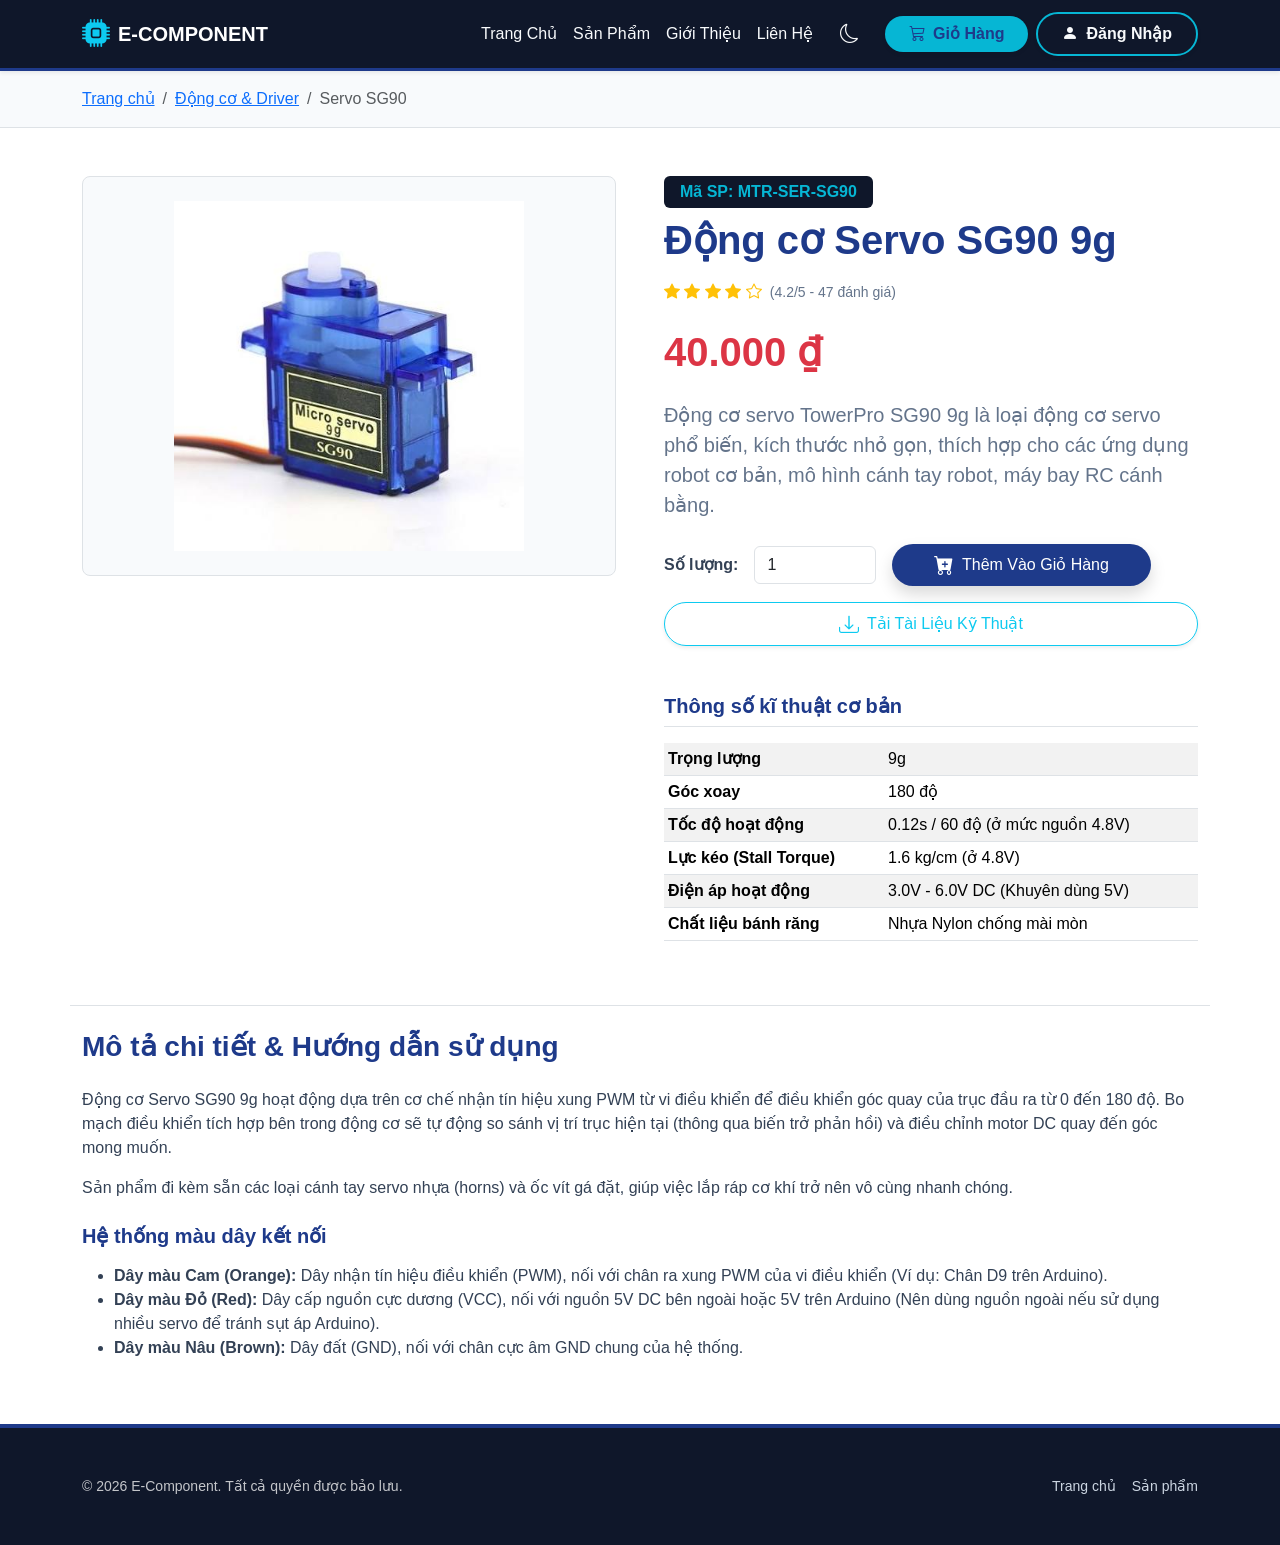
<file: html/sg90.html>
﻿<!DOCTYPE html>
<html lang="vi">
<head>
    <link rel="icon" href="https://cdn.jsdelivr.net/npm/bootstrap-icons@1.10.5/icons/cpu.svg" type="image/svg+xml">
    <meta charset="UTF-8">
    <meta name="viewport" content="width=device-width, initial-scale=1.0">
    <title>Động cơ Servo SG90 9g - Chi Tiết Sản Phẩm</title>
    <link href="https://cdn.jsdelivr.net/npm/bootstrap@5.3.0/dist/css/bootstrap.min.css" rel="stylesheet">
    <link href="https://cdn.jsdelivr.net/npm/bootstrap-icons@1.10.5/font/bootstrap-icons.css" rel="stylesheet">
    <link rel="stylesheet" href="../css/style.css">
</head>
<body>

    <nav class="navbar navbar-expand-lg navbar-dark sticky-top shadow-sm">
        <div class="container">
            <a class="navbar-brand d-flex align-items-center" href="../index.html">
                <i class="bi bi-cpu-fill text-info fs-3 me-2"></i>
                <span class="fw-bold tracking-wide text-uppercase text-white">E-Component</span>
            </a>
            <button class="navbar-toggler" type="button" data-bs-toggle="collapse" data-bs-target="#navbarNav" aria-controls="navbarNav" aria-expanded="false" aria-label="Toggle navigation">
                <span class="navbar-toggler-icon"></span>
            </button>
            <div class="collapse navbar-collapse" id="navbarNav">
                <ul class="navbar-nav ms-auto mb-2 mb-lg-0 align-items-center">
                    <li class="nav-item">
                        <a class="nav-link" href="../index.html">Trang Chủ</a>
                    </li>
                    <li class="nav-item">
                        <a class="nav-link active" href="../index.html#products-section">Sản Phẩm</a>
                    </li>
                    <li class="nav-item">
                        <a class="nav-link" href="../index.html#about-section">Giới Thiệu</a>
                    </li>
                    <li class="nav-item">
                        <a class="nav-link" href="../index.html#contact-section">Liên Hệ</a>
                    </li>
                    <li class="nav-item">
                        <button id="theme-toggle" class="btn btn-outline-light rounded-circle p-0 ms-2" onclick="toggleTheme()" style="width: 40px; height: 40px;">
                            <i class="bi bi-moon"></i>
                        </button>
                    </li>
                    <li class="nav-item ms-lg-3">
                        <a href="cart.html" class="btn btn-accent rounded-pill px-4 shadow-sm text-dark-blue d-flex align-items-center">
                            <i class="bi bi-cart3 me-2"></i> Giỏ Hàng
                        </a>
                    </li>
                    <li class="nav-item ms-lg-2" id="nav-auth-btn">
                        <!-- Dynamic Login/User Button populated by app.js -->
                    </li>
                </ul>
            </div>
        </div>
    </nav>

    <div class="bg-light py-3 border-bottom">
        <div class="container">
            <nav aria-label="breadcrumb">
                <ol class="breadcrumb mb-0">
                    <li class="breadcrumb-item"><a href="../index.html">Trang chủ</a></li>
                    <li class="breadcrumb-item"><a href="../index.html#products-section">Động cơ & Driver</a></li>
                    <li class="breadcrumb-item active" aria-current="page">Servo SG90</li>
                </ol>
            </nav>
        </div>
    </div>

    <section class="py-5 bg-white">
        <div class="container">
            <div class="row g-5">
                <div class="col-md-6">
                    <div class="p-4 bg-light border rounded-3 text-center d-flex justify-content-center align-items-center" style="min-height: 400px;">
                        <img src="../assets/images/sg90.png" alt="Động cơ Servo SG90" class="img-fluid" style="max-height: 350px;">
                    </div>
                </div>

                <div class="col-md-6">
                    <span class="badge badge-code mb-2 px-3 py-2 fs-6">Mã SP: MTR-SER-SG90</span>
                    <h1 class="display-6 fw-bold text-dark-blue mb-3">Động cơ Servo SG90 9g</h1>
                    
                    <div class="d-flex align-items-center mb-4">
                        <div class="text-warning me-2">
                            <i class="bi bi-star-fill"></i>
                            <i class="bi bi-star-fill"></i>
                            <i class="bi bi-star-fill"></i>
                            <i class="bi bi-star-fill"></i>
                            <i class="bi bi-star"></i>
                        </div>
                        <span class="text-muted small">(4.2/5 - 47 đánh giá)</span>
                    </div>

                    <h2 class="text-danger fw-bold display-6 mb-4">40.000 ₫</h2>
                    
                    <p class="text-muted mb-4 lead">Động cơ servo TowerPro SG90 9g là loại động cơ servo phổ biến, kích thước nhỏ gọn, thích hợp cho các ứng dụng robot cơ bản, mô hình cánh tay robot, máy bay RC cánh bằng.</p>

                    <div class="row g-3 mb-5 align-items-center">
                        <div class="col-auto">
                            <label for="quantity" class="form-label fw-bold mb-0">Số lượng:</label>
                        </div>
                        <div class="col-md-3 col-4">
                            <input type="number" id="quantity" class="form-control" value="1" min="1">
                        </div>
                        <div class="col-md-6 col-12">
                            <button class="btn btn-dark-blue w-100 py-2.5 rounded-pill shadow d-flex justify-content-center align-items-center" onclick="themVaoGioHang(this, {ten: 'Động cơ Servo SG90 9g', gia: 40000, hinhAnh: 'assets/images/sg90.png'})">
                                <i class="bi bi-cart-plus-fill me-2 fs-5"></i> Thêm Vào Giỏ Hàng
                            </button>
                        </div>
                        <div class="col-12 mt-3">
                            <a href="https://www.datasheetcafe.com/sg90-datasheet-pdf-9-g-micro-servo/" class="btn btn-outline-info w-100 py-2.5 rounded-pill shadow-sm d-flex justify-content-center align-items-center" target="_blank" rel="noopener noreferrer">
                                <i class="bi bi-download me-2 fs-5"></i> Tải Tài Liệu Kỹ Thuật
                            </a>
                        </div>
                    </div>

                    <h5 class="fw-bold text-dark-blue border-bottom pb-2 mb-3">Thông số kĩ thuật cơ bản</h5>
                    <table class="table table-sm table-striped">
                        <tbody>
                            <tr>
                                <th scope="row">Trọng lượng</th>
                                <td>9g</td>
                            </tr>
                            <tr>
                                <th scope="row">Góc xoay</th>
                                <td>180 độ</td>
                            </tr>
                            <tr>
                                <th scope="row">Tốc độ hoạt động</th>
                                <td>0.12s / 60 độ (ở mức nguồn 4.8V)</td>
                            </tr>
                            <tr>
                                <th scope="row">Lực kéo (Stall Torque)</th>
                                <td>1.6 kg/cm (ở 4.8V)</td>
                            </tr>
                            <tr>
                                <th scope="row">Điện áp hoạt động</th>
                                <td>3.0V - 6.0V DC (Khuyên dùng 5V)</td>
                            </tr>
                            <tr>
                                <th scope="row">Chất liệu bánh răng</th>
                                <td>Nhựa Nylon chống mài mòn</td>
                            </tr>
                        </tbody>
                    </table>
                </div>
            </div>

            <div class="row mt-5 pt-4 border-top">
                <div class="col-12">
                    <h3 class="fw-bold text-dark-blue mb-4">Mô tả chi tiết & Hướng dẫn sử dụng</h3>
                    <p>Động cơ Servo SG90 9g hoạt động dựa trên cơ chế nhận tín hiệu xung PWM từ vi điều khiển để điều khiển góc quay của trục đầu ra từ 0 đến 180 độ. Bo mạch điều khiển tích hợp bên trong động cơ sẽ tự động so sánh vị trí trục hiện tại (thông qua biến trở phản hồi) và điều chỉnh motor DC quay đến góc mong muốn.</p>
                    <p>Sản phẩm đi kèm sẵn các loại cánh tay servo nhựa (horns) và ốc vít gá đặt, giúp việc lắp ráp cơ khí trở nên vô cùng nhanh chóng.</p>
                    
                    <h5 class="fw-bold mt-4 mb-3 text-dark-blue">Hệ thống màu dây kết nối</h5>
                    <ul>
                        <li><strong>Dây màu Cam (Orange):</strong> Dây nhận tín hiệu điều khiển (PWM), nối với chân ra xung PWM của vi điều khiển (Ví dụ: Chân D9 trên Arduino).</li>
                        <li><strong>Dây màu Đỏ (Red):</strong> Dây cấp nguồn cực dương (VCC), nối với nguồn 5V DC bên ngoài hoặc 5V trên Arduino (Nên dùng nguồn ngoài nếu sử dụng nhiều servo để tránh sụt áp Arduino).</li>
                        <li><strong>Dây màu Nâu (Brown):</strong> Dây đất (GND), nối với chân cực âm GND chung của hệ thống.</li>
                    </ul>
                </div>
            </div>
        </div>
    </section>

    <footer class="py-5 text-white">
        <div class="container text-center text-sm-start">
            <div class="d-flex flex-column flex-sm-row justify-content-between align-items-center">
                <p class="mb-0 small opacity-75">&copy; 2026 E-Component. Tất cả quyền được bảo lưu.</p>
                <div class="d-flex gap-3 mt-3 mt-sm-0 small">
                    <a href="../index.html">Trang chủ</a>
                    <a href="../index.html#products-section">Sản phẩm</a>
                </div>
            </div>
        </div>
    </footer>

    <script src="https://cdn.jsdelivr.net/npm/bootstrap@5.3.0/dist/js/bootstrap.bundle.min.js"></script>
    <script src="../js/app.js"></script>
</body>
</html>
</file>
<file: css/style.css>
:root {
    --nav-footer-bg: #0f172a;
    --nav-footer-text: #f8fafc;
    --navy-blue: #1e3a8a;
    --accent-blue: #3b82f6;
    --accent-cyan: #06b6d4;
    --bg-body: #f8fafc;
    --text-color: #334155;
    --text-muted: #64748b;
    --card-bg: #ffffff;
    --card-border: #e2e8f0;
    --input-bg: #ffffff;
    --input-border: #cbd5e1;
    --gradient-tech: linear-gradient(135deg, #0f172a 0%, #1e3a8a 100%);
}

[data-theme='dark'] {
    --nav-footer-bg: #020617;
    --nav-footer-text: #f8fafc;
    --navy-blue: #60a5fa;
    --accent-blue: #3b82f6;
    --accent-cyan: #22d3ee;
    --bg-body: #0f172a;
    --text-color: #e2e8f0;
    --text-muted: #94a3b8;
    --card-bg: #1e293b;
    --card-border: #334155;
    --input-bg: #0f172a;
    --input-border: #334155;
    --gradient-tech: linear-gradient(135deg, #1e293b 0%, #0f172a 100%);
    --img-wrapper-bg: #cbd5e1; /* Nền xám nhẹ cho ảnh trong Dark Mode để giảm chói */
}

/* Thêm mặc định cho Light Mode */
:root {
    --img-wrapper-bg: #ffffff;
}

body {
    background-color: var(--bg-body);
    color: var(--text-color);
    font-family: 'Segoe UI', Roboto, Helvetica, Arial, sans-serif;
    display: flex;
    flex-direction: column;
    min-height: 100vh;
    transition: background-color 0.3s, color 0.3s;
}

.bg-gradient-tech {
    background: var(--gradient-tech) !important;
}

.card {
    background-color: var(--card-bg);
    color: var(--text-color);
    border-color: var(--card-border);
}

.navbar {
    background-color: var(--nav-footer-bg) !important;
    border-bottom: 3px solid var(--navy-blue);
}

.navbar-brand, .nav-link {
    color: var(--nav-footer-text) !important;
    font-weight: 500;
}

.nav-link:hover {
    color: var(--accent-cyan) !important;
}

.btn-dark-blue {
    background-color: var(--navy-blue);
    color: #ffffff;
    border: none;
    transition: all 0.3s ease;
}

.btn-dark-blue:hover {
    background-color: var(--nav-footer-bg);
    color: var(--accent-cyan);
}

.btn-accent {
    background-color: var(--accent-cyan);
    color: var(--nav-footer-bg);
    font-weight: 600;
    border: none;
    transition: all 0.3s ease;
}

.btn-accent:hover {
    background-color: var(--accent-blue);
    color: #ffffff;
}

.card-product {
    border: 1px solid var(--card-border);
    border-radius: 12px;
    background-clip: padding-box;
    overflow: hidden;
    transition: transform 0.3s cubic-bezier(0.4, 0, 0.2, 1), box-shadow 0.3s ease;
}

.card-product:hover {
    transform: translateY(-8px);
    box-shadow: 0 12px 20px -5px rgba(15, 23, 42, 0.15);
}

.card-product .card-img-wrapper {
    background-color: var(--img-wrapper-bg);
    padding: 20px;
    display: flex;
    justify-content: center;
    align-items: center;
    height: 200px;
    border-bottom: 1px solid var(--card-border);
    background-clip: padding-box;
    transition: background-color 0.3s;
}

[data-theme='dark'] .card-product img {
    filter: brightness(0.85) contrast(1.1); /* Giảm độ sáng của ảnh nền trắng trong Dark Mode */
    mix-blend-mode: multiply; /* Giúp ảnh nền trắng hòa nhập vào nền xám của wrapper */
}

.card-product img {
    max-height: 100%;
    max-width: 100%;
    object-fit: contain;
    transition: filter 0.3s;
}

.text-dark-blue {
    color: var(--navy-blue) !important;
}

footer {
    background-color: var(--nav-footer-bg);
    color: var(--text-muted);
    margin-top: auto;
    border-top: 4px solid var(--navy-blue);
}

footer a {
    color: #cbd5e1;
    text-decoration: none;
}

footer a:hover {
    color: var(--accent-cyan);
}

.badge-code {
    background-color: var(--nav-footer-bg);
    color: var(--accent-cyan);
}


.login-section {
    min-height: calc(100vh - 100px);
    display: flex;
    align-items: center;
    background: var(--gradient-tech);
    position: relative;
    overflow: hidden;
}

.login-card {
    background: var(--card-bg);
    border-radius: 16px;
    box-shadow: 0 15px 35px rgba(15, 23, 42, 0.25);
    border: 1px solid var(--card-border);
    background-clip: padding-box;
    overflow: hidden;
    transition: all 0.3s ease;
}

@media (min-width: 992px) {
    .login-info-side {
        background: var(--gradient-tech);
        color: #ffffff;
        display: flex;
        flex-direction: column;
        justify-content: center;
        padding: 3rem !important;
        position: relative;
        border-right: 1px solid rgba(255, 255, 255, 0.1);
    }
}

.login-form-side {
    padding: 2.5rem !important;
    background-color: var(--card-bg);
}

.auth-nav-tabs {
    border-bottom: 2px solid var(--card-border);
    margin-bottom: 2rem;
}

.auth-nav-tabs .nav-link {
    color: var(--text-muted) !important;
    font-weight: 600;
    border: none;
    background: none;
    padding-bottom: 0.75rem;
    position: relative;
    transition: all 0.2s ease;
}

.auth-nav-tabs .nav-link:hover {
    color: var(--navy-blue) !important;
}

.auth-nav-tabs .nav-link.active {
    color: var(--navy-blue) !important;
    background: none;
}

.auth-nav-tabs .nav-link.active::after {
    content: '';
    position: absolute;
    bottom: -2px;
    left: 0;
    width: 100%;
    height: 3px;
    background-color: var(--accent-cyan);
    border-radius: 3px;
}

.form-floating > .form-control {
    background-color: var(--input-bg);
    color: var(--text-color);
    border-color: var(--input-border);
}

.form-floating > label {
    color: var(--text-muted);
}

.form-floating > .form-control:focus ~ label,
.form-floating > .form-control:not(:placeholder-shown) ~ label {
    color: var(--accent-blue);
    transform: scale(0.85) translateY(-0.5rem) translateX(0.15rem);
}

.form-control:focus {
    background-color: var(--input-bg);
    color: var(--text-color);
    border-color: var(--accent-blue);
    box-shadow: 0 0 0 0.25rem rgba(59, 130, 246, 0.25);
}

.social-login-btn {
    border: 1px solid var(--card-border);
    background-color: var(--input-bg);
    color: var(--text-color);
    background-clip: padding-box;
    font-weight: 500;
    transition: all 0.3s ease;
}

.social-login-btn:hover {
    background-color: var(--bg-body);
    border-color: var(--accent-blue);
    transform: translateY(-2px);
    box-shadow: 0 4px 6px -1px rgba(0,0,0,0.05);
}

/* Animations */
.animate-slide-up {
    animation: slideUp 0.6s cubic-bezier(0.16, 1, 0.3, 1) forwards;
}

@keyframes slideUp {
    from {
        opacity: 0;
        transform: translateY(40px);
    }
    to {
        opacity: 1;
        transform: translateY(0);
    }
}

.animate-cpu-slow {
    animation: spinSlow 20s linear infinite;
}

@keyframes spinSlow {
    from {
        transform: rotate(0deg);
    }
    to {
        transform: rotate(360deg);
    }
}

.dropdown-menu .dropdown-item {
    transition: all 0.2s ease;
}

#theme-toggle {
    width: 40px;
    height: 40px;
    display: flex;
    justify-content: center;
    align-items: center;
    padding: 0 !important;
    border-radius: 50% !important;
    border: 1px solid transparent;
    outline: none;
    will-change: transform;
    transition: all 0.2s ease;
}

#theme-toggle i {
    font-size: 1.2rem;
    line-height: 1;
    -webkit-font-smoothing: antialiased;
    -moz-osx-font-smoothing: grayscale;
}

.bg-light {
    background-color: var(--bg-body) !important;
}

.bg-white {
    background-color: var(--card-bg) !important;
}

.text-muted {
    color: var(--text-muted) !important;
}

.btn-nav-login {
    border: 2px solid var(--accent-cyan);
    color: var(--nav-footer-text);
    background-color: transparent;
    transition: all 0.3s ease;
    font-weight: 600;
    padding: 0.5rem 1.25rem;
}
.btn-nav-login:hover {
    background-color: var(--accent-cyan);
    color: var(--nav-footer-bg);
}
</file>
